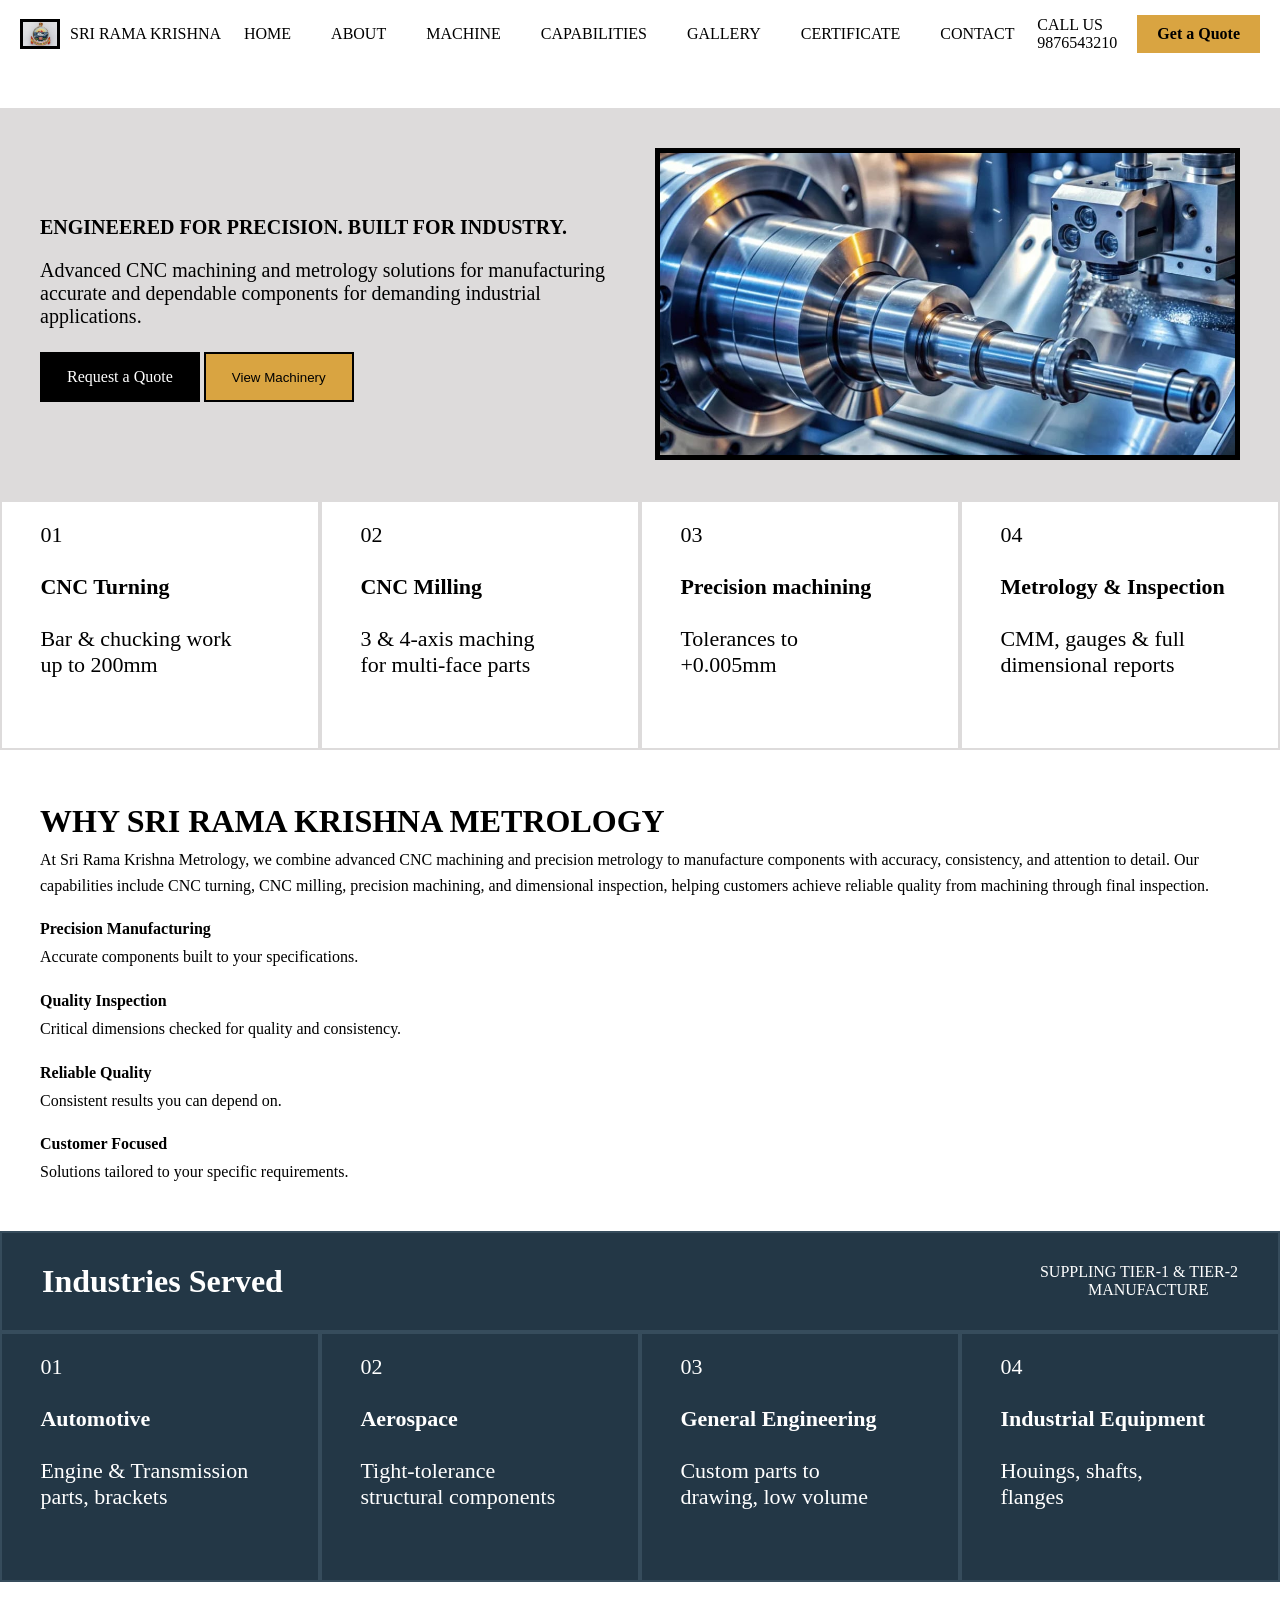
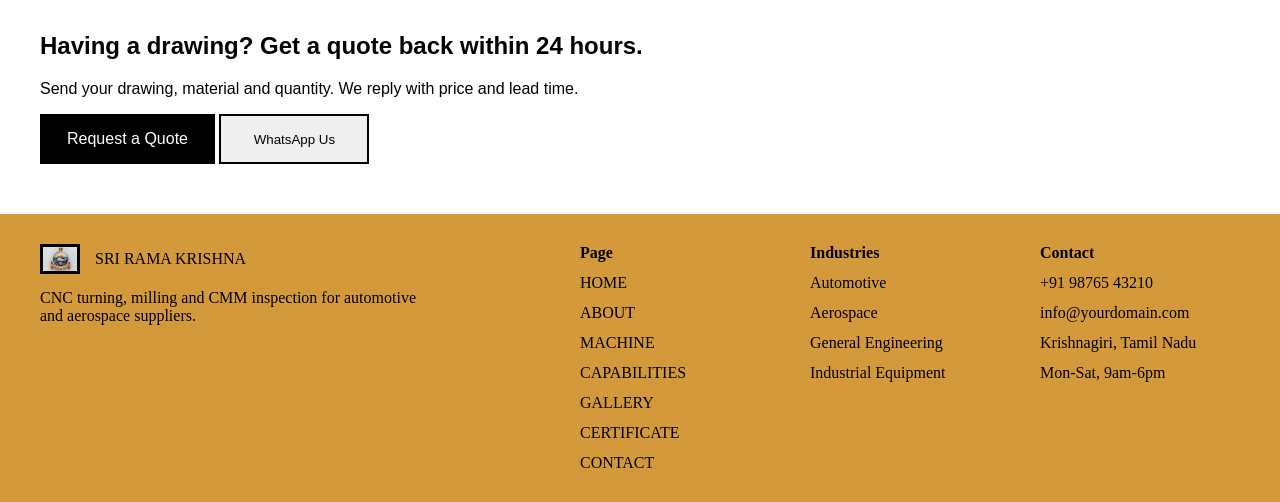
<file: index.html>
<!DOCTYPE html>
<html lang="en">
<head>
    <meta charset="UTF-8">
    <meta name="viewport" content="width=device-width, initial-scale=1.0">
    <title>Shre Rama Krishna Metrology</title>
    <link rel="stylesheet" href="/Assest/css file/index.css">
</head>
<body>
    <header>
    <div class="header-left">
        <img class="logo" src="/Assest/image/Co.logo.jpeg" alt="logo">
        <p class="logoname">SRI RAMA KRISHNA</p>
    </div>

    <div class="nav-bar">
            <a href="/index.html">HOME</a>
            <a href="/about.html">ABOUT</a>
            <a href="/machinery.html">MACHINE</a>
            <a href="/capabilites.html">CAPABILITIES</a>
            <a href="/gallery.html">GALLERY</a>
            <a href="/certificate.html">CERTIFICATE</a>
            <a href="/contact.html">CONTACT</a>
    </div>

    <div class="header-right">
        <p class="phonecall">CALL US<br> 9876543210</p>
        <a href="/contact.html">Get a Quote</a>
    </div>
</header>
    <div class="bigmach">
        <div class="imginf">
            <p class="mainpr">
                <b>ENGINEERED FOR PRECISION. BUILT FOR INDUSTRY.</b>
            </p>

            <p class="lilinfor">
                Advanced CNC machining and metrology solutions for manufacturing
                accurate and dependable components for demanding industrial applications.
            </p>
            <a href="/contact.html">Request a Quote</a>
            <button class="inquery-2">View Machinery</button>
        </div>
        <img src="/Assest/image/bigimage.jpeg" alt="" class="bigimg">
    </div>
<!-- new section('section part') -->
    <div class="section">
        <div class="section1">
            <p class="sect-1">
                01<br><br>
                <b>CNC Turning</b><br><br>
                Bar & chucking work<br> up to 200mm
            </p>
        </div>
        <div class="section2">
            <p class="sect-2">
                02<br><br>
                <b>CNC Milling</b><br><br>
                3 & 4-axis maching<br> for multi-face parts
            </p>
        </div>
        <div class="section3">
            <p class="sect-3">
                03<br><br>
                <b>Precision machining</b><br><br>
                Tolerances to<br> +0.005mm
            </p>
        </div>
        <div class="section4">
            <p class="sect-4">
                04<br><br>
                <b>Metrology & Inspection</b><br><br>
                CMM, gauges & full<br> dimensional reports
            </p>
        </div>
    </div>
<!-- new section (infor-section) -->
    <div class="inforsect">
        <p>
            <h1 class="infor">WHY SRI RAMA KRISHNA METROLOGY</h1>
                At Sri Rama Krishna Metrology, we combine advanced CNC machining and 
                precision metrology to manufacture components with accuracy, consistency, 
                and attention to detail. Our capabilities include CNC turning, CNC milling, 
                precision machining, and dimensional inspection, helping customers achieve 
                reliable quality from machining through final inspection.
            <h4 class="infor">Precision Manufacturing</h4>
                Accurate components built to your specifications.
            <h4 class="infor">Quality Inspection</h4>
                Critical dimensions checked for quality and consistency.
            <h4 class="infor">Reliable Quality</h4>
                Consistent results you can depend on.
            <h4 class="infor">Customer Focused</h4>
                Solutions tailored to your specific requirements.   
        </p>
    </div>

    <!-- new section (serving) -->
    <div class="serving">
        <div class="ser-head">
            <h1 class="ser-tittle">Industries Served</h1>
            <p class="ser-comp">SUPPLING TIER-1 & TIER-2 <br>&emsp;&emsp;&emsp;MANUFACTURE</p>
        </div>
        <div class="ser-section">
            <div class="ser1">
            <p class="ser-1">
                01<br><br>
                <b>Automotive</b><br><br>
                Engine & Transmission<br> parts, brackets
            </p>
        </div>
        <div class="ser2">
            <p class="ser-2">
                02<br><br>
                <b>Aerospace</b><br><br>
                Tight-tolerance<br> structural components
            </p>
        </div>
        <div class="ser3">
            <p class="ser-3">
                03<br><br>
                <b>General Engineering</b><br><br>
                Custom parts to<br> drawing, low volume
            </p>
        </div>
        <div class="ser4">
            <p class="ser-4">
                04<br><br>
                <b>Industrial Equipment</b><br><br>
                Houings, shafts,<br> flanges
            </p>
        </div>
        </div>
    </div>
    <!-- new section(request) -->
    <div class="request">
        <h2>Having a drawing? Get a quote back within 24 hours.</h2>
        <p>
            Send your drawing, material and quantity. We reply with price and lead time.
        </p>
        <a href="/contact.html">Request a Quote</a>
        <button class="whtbtn">WhatsApp Us</button>
    </div>
    <!-- new section (Footer) -->
    <footer>
    <div class="footer-left">
        <div class="footer-brand">
            <img class="footer-logo" src="/Assest/image/Co.logo.jpeg" alt="logo">
            <p class="foot-name">SRI RAMA KRISHNA</p>
        </div>
        <p class="foot-exp">CNC turning, milling and CMM inspection for automotive and aerospace suppliers.</p>
    </div>

    <div class="page">
        <h4>Page</h4>
        <a href="/index.html">HOME</a>
        <a href="/about.html">ABOUT</a>
        <a href="/machinery.html">MACHINE</a>
        <a href="/capabilites.html">CAPABILITIES</a>
        <a href="/gallery.html">GALLERY</a>
        <a href="/certificate.html">CERTIFICATE</a>
        <a href="/contact.html">CONTACT</a>
    </div>

    <div class="industries">
        <h4>Industries</h4>
        <p>Automotive</p>
        <p>Aerospace</p>
        <p>General Engineering</p>
        <p>Industrial Equipment</p>
    </div>

    <div class="contact">
        <h4>Contact</h4>
        <p>+91 98765 43210</p>
        <p>info@yourdomain.com</p>
        <p>Krishnagiri, Tamil Nadu</p>
        <p>Mon-Sat, 9am-6pm</p>
    </div>
</footer>
</body>
</html>
</file>
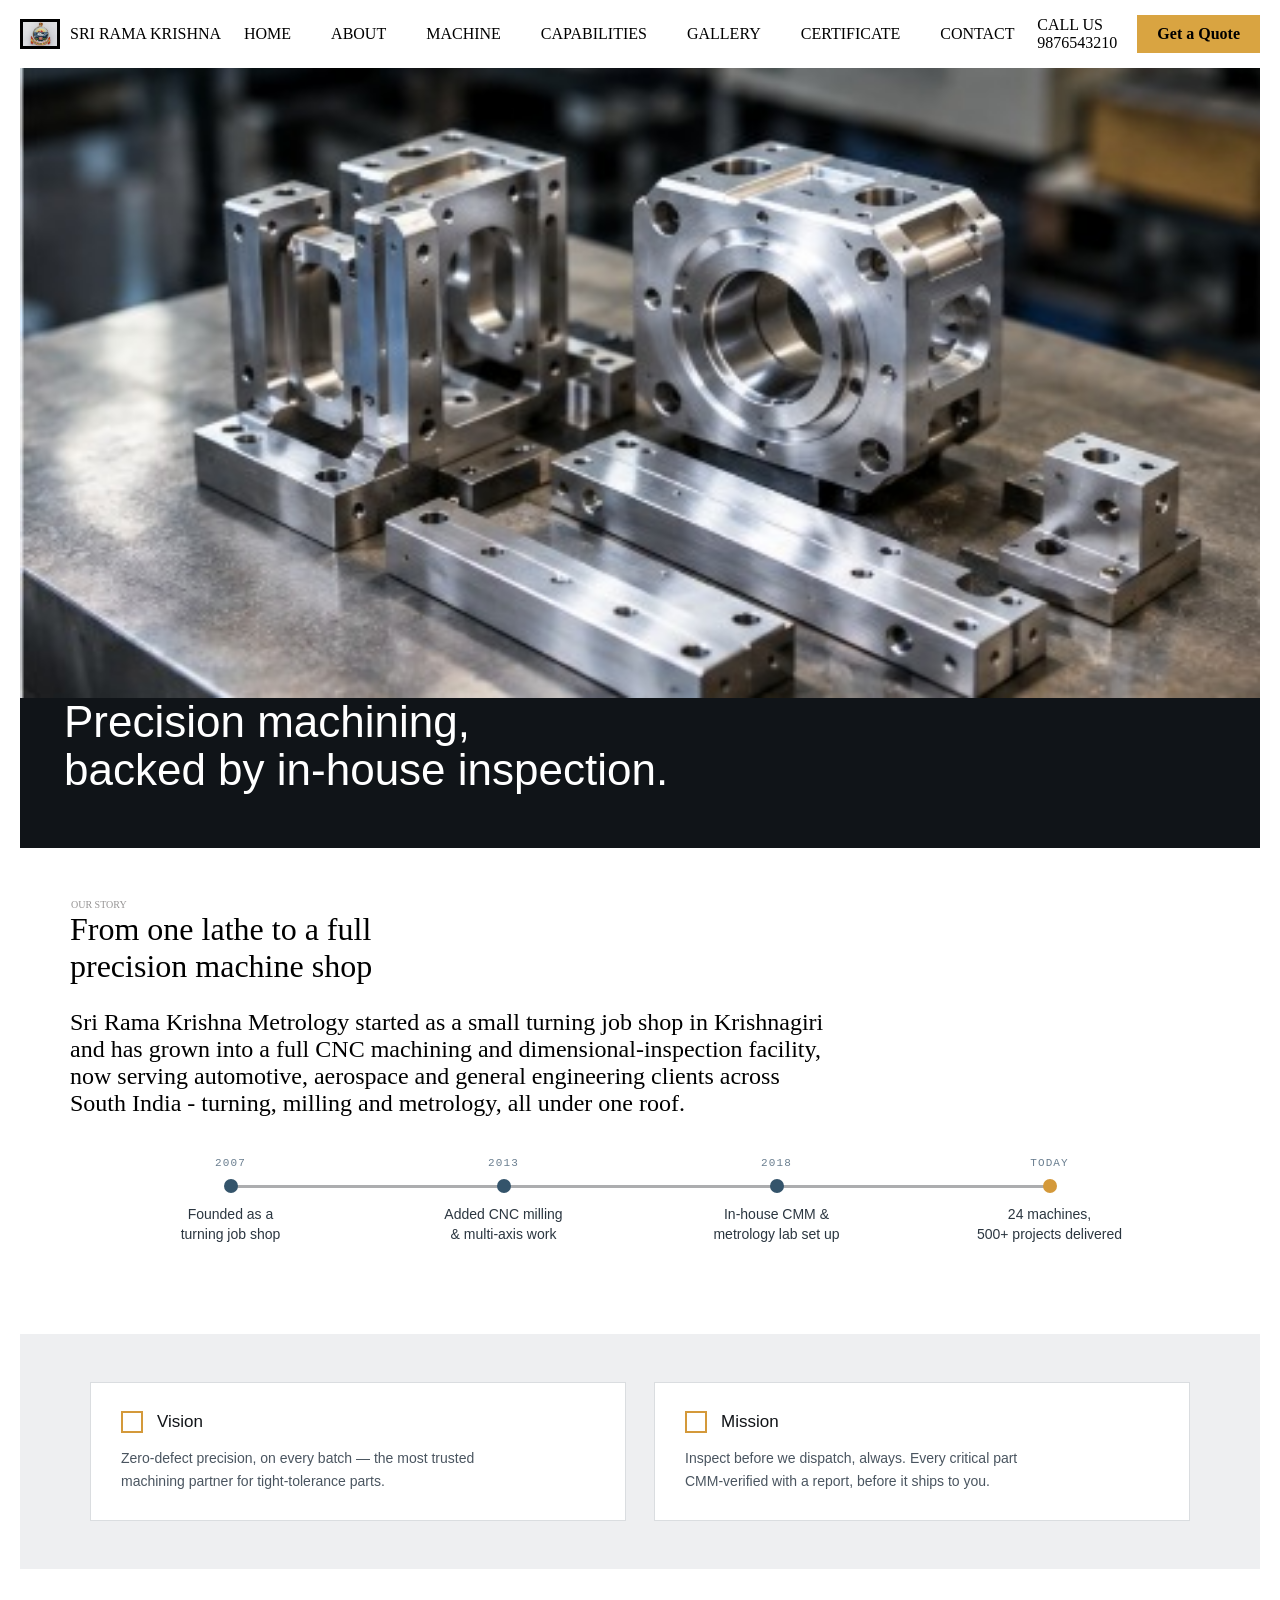
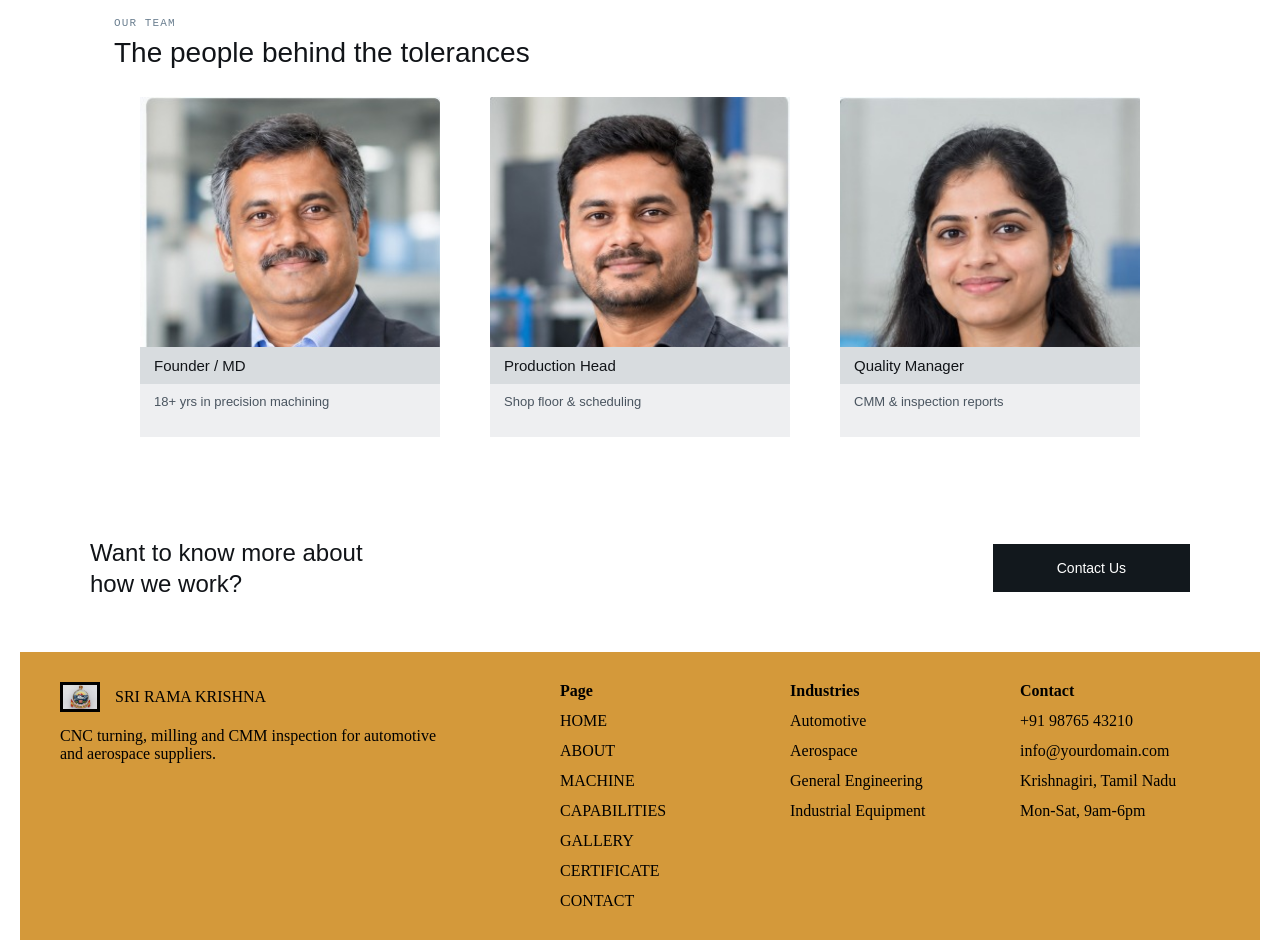
<file: about.html>
<!DOCTYPE html>
<html lang="en">
<head>
    <meta charset="UTF-8">
    <meta name="viewport" content="width=device-width, initial-scale=1.0">
    <title>Shre Rama Krishna Metrology</title>
    <link rel="stylesheet" href="/Assest/css file/about.css">
</head>
<body>
    <header>
        <div class="header-left">
            <img class="logo" src="/Assest/image/Co.logo.jpeg" alt="logo">
            <p class="logoname">SRI RAMA KRISHNA</p>
        </div>

        <div class="nav-bar">
            <a href="/index.html">HOME</a>
            <a href="/about.html">ABOUT</a>
            <a href="/machinery.html">MACHINE</a>
            <a href="/capabilites.html">CAPABILITIES</a>
            <a href="/gallery.html">GALLERY</a>
            <a href="/certificate.html">CERTIFICATE</a>
            <a href="/contact.html">CONTACT</a>
        </div>

        <div class="header-right">
            <p class="phonecall">CALL US<br> 9876543210</p>
            <a href="/contact.html">Get a Quote</a>
        </div>
    </header>
    <div class="herosection">
        <img src="/Assest/image/machine.jpeg" alt="" class="heroimage">
        <h1 class="herotxt">Precision machining,<br>backed by in-house inspection.</h1>
    </div>
    <div class="story">
        <h6 class="storystart">
            OUR STORY
        </h6>
        <h1 class="storytittle">
            From one lathe to a full <br>precision machine shop
        </h1>
        <p class="storyexp">
            Sri Rama Krishna Metrology started as a small turning job shop in Krishnagiri<br>
            and has grown into a full CNC machining and dimensional-inspection facility,<br>
            now serving automotive, aerospace and general engineering clients across<br>
            South India - turning, milling and metrology, all under one roof.<br>
        </p>
        <div class="storyline">
            <div class="timeline">
                <div class="tl-item">
                    <span class="tl-year">2007</span>
                    <span class="tl-dot"></span>
                    <p class="tl-text">Founded as a<br>turning job shop</p>
                </div>

                <div class="tl-item">
                    <span class="tl-year">2013</span>
                    <span class="tl-dot"></span>
                    <p class="tl-text">Added CNC milling<br>&amp; multi-axis work</p>
                </div>

                <div class="tl-item">
                    <span class="tl-year">2018</span>
                    <span class="tl-dot"></span>
                    <p class="tl-text">In-house CMM &amp;<br>metrology lab set up</p>
                </div>

                <div class="tl-item tl-today">
                    <span class="tl-year">TODAY</span>
                    <span class="tl-dot"></span>
                    <p class="tl-text">24 machines,<br>500+ projects delivered</p>
                </div>
            </div>
        </div>
    </div>
    <div class="vm-wrap">
        <div class="vm-grid">
            <div class="vm-card">
                <div class="vm-head">
                    <span class="vm-icon"></span>
                    <h3>Vision</h3>
                </div>
                <p>Zero-defect precision, on every batch — the most trusted machining partner for tight-tolerance parts.</p>
            </div>
            <div class="vm-card">
                <div class="vm-head">
                    <span class="vm-icon"></span>
                    <h3>Mission</h3>
                </div>
                <p>Inspect before we dispatch, always. Every critical part CMM-verified with a report, before it ships to you.</p>
            </div>
        </div>
    </div>

    <!-- team -->

    <div class="team-wrap">
        <p class="team-eyebrow">OUR TEAM</p>
        <h2 class="team-title">The people behind the tolerances</h2>
        <div class="team-grid">
            <div class="team-card">
                <img class="team-photo" src="/Assest/image/CEO.jpeg" alt="Founder / MD">
                <div class="team-role">Founder / MD</div>
                <div class="team-info">18+ yrs in precision machining</div>
            </div>
            <div class="team-card">
                <img class="team-photo" src="/Assest/image/Product Manager.jpeg" alt="Production Head">
                <div class="team-role">Production Head</div>
                <div class="team-info">Shop floor &amp; scheduling</div>
            </div>
            <div class="team-card">
                <img class="team-photo" src="/Assest/image/Quality Manager.jpeg" alt="Quality Manager">
                <div class="team-role">Quality Manager</div>
                <div class="team-info">CMM &amp; inspection reports</div>
            </div>
        </div>
    </div>
<!-- Contant -->
    <div class="cta">
        <div class="cta-inner">
            <h2 class="cta-title">Want to know more about<br>how we work?</h2>
            <a class="cta-btn" href="/contact.html">Contact Us</a>
        </div>
    </div>
<!-- Footer -->
    <footer>
        <div class="footer-left">
            <div class="footer-brand">
                <img class="footer-logo" src="/Assest/image/Co.logo.jpeg" alt="logo">
                <p class="foot-name">SRI RAMA KRISHNA</p>
            </div>
            <p class="foot-exp">CNC turning, milling and CMM inspection for automotive and aerospace suppliers.</p>
        </div>

        <div class="page">
            <h4>Page</h4>
            <a href="/index.html">HOME</a>
            <a href="/about.html">ABOUT</a>
            <a href="/machinery.html">MACHINE</a>
            <a href="/capabilites.html">CAPABILITIES</a>
            <a href="/gallery.html">GALLERY</a>
            <a href="/certificate.html">CERTIFICATE</a>
            <a href="/contact.html">CONTACT</a>
        </div>

        <div class="industries">
            <h4>Industries</h4>
            <p>Automotive</p>
            <p>Aerospace</p>
            <p>General Engineering</p>
            <p>Industrial Equipment</p>
        </div>

        <div class="contact">
            <h4>Contact</h4>
            <p>+91 98765 43210</p>
            <p>info@yourdomain.com</p>
            <p>Krishnagiri, Tamil Nadu</p>
            <p>Mon-Sat, 9am-6pm</p>
        </div>
    </footer>
</body>
</html>
</file>
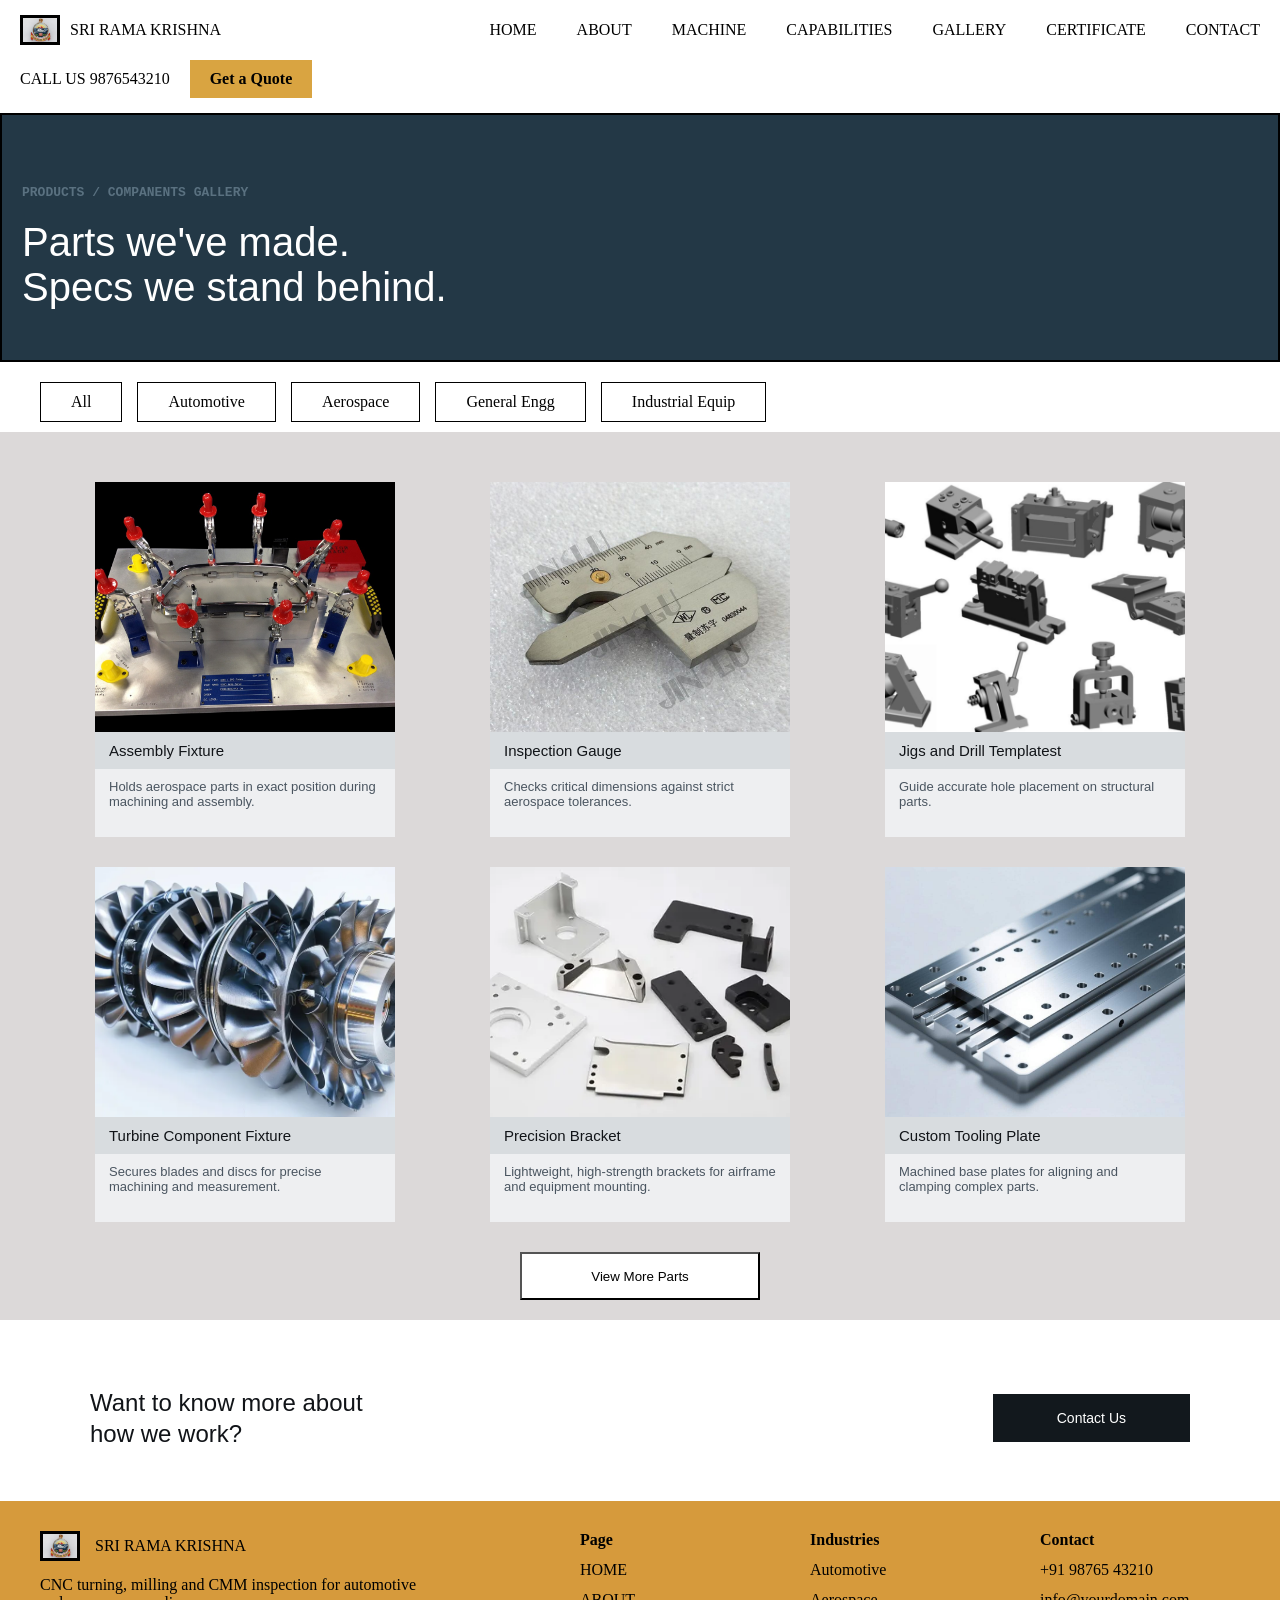
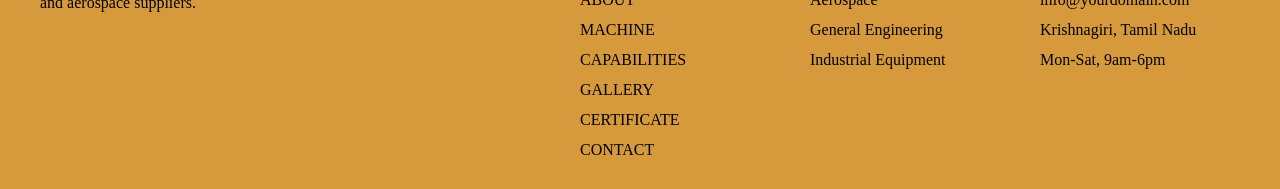
<file: Aerospace.html>
<!DOCTYPE html>
<html lang="en">
<head>
    <meta charset="UTF-8">
    <meta name="viewport" content="width=device-width, initial-scale=1.0">
    <title>Shre Rama Krishna Metrology</title>
    <link rel="stylesheet" href="/Assest/css file/gallery.css">
</head>
<body>
    <header>
        <div class="header-left">
            <img class="logo" src="/Assest/image/Co.logo.jpeg" alt="logo">
            <p class="logoname">SRI RAMA KRISHNA</p>
        </div>

        <div class="nav-bar">
            <a href="/index.html">HOME</a>
            <a href="/about.html">ABOUT</a>
            <a href="/machinery.html">MACHINE</a>
            <a href="/capabilites.html">CAPABILITIES</a>
            <a href="/gallery.html">GALLERY</a>
            <a href="/certificate.html">CERTIFICATE</a>
            <a href="/contact.html">CONTACT</a>
        </div>

        <div class="header-right">
            <p class="phonecall">CALL US 9876543210</p>
            <a href="/contact.html">Get a Quote</a>
        </div>
    </header>

    <div class="topdiv">
        <h6 class="sc">PRODUCTS / COMPANENTS GALLERY</h6>
        <h1 class="par">
            Parts we've made. <br>Specs we stand behind.
        </h1>
    </div>

    <div class="navpath">
        <a href="/gallery.html">All</a>
        <a href="/Automotive.html">Automotive</a>
        <a href="/Aerospace.html">Aerospace</a>
        <a href="/General.html">General Engg</a>
        <a href="/Industrial.html">Industrial Equip</a>
    </div>

    <div class="cardphoto">
        <div class="cardsphoto1">
            <div class="shaftComp">
                <img class="team-photo" src="/Assest/image/AssemblyFixture.png" alt="Founder / MD">
                <div class="team-role">Assembly Fixture</div>
                <div class="team-info">Holds aerospace parts in exact position during machining and assembly.</div>
            </div>
            <div class="Flange">
                <img class="team-photo" src="/Assest/image/InspectionGauge.jpg" alt="Founder / MD">
                <div class="team-role">Inspection Gauge</div>
                <div class="team-info">Checks critical dimensions against strict aerospace tolerances.</div>
            </div>
            <div class="Housingbracket">
                <img class="team-photo" src="/Assest/image/JigsDrillTemplates.webp" alt="Founder / MD">
                <div class="team-role">Jigs and Drill Templatest</div>
                <div class="team-info">Guide accurate hole placement on structural parts.</div>
            </div>
        </div>
            <div class="cardsphoto2">
                <div class="bushing">
                <img class="team-photo" src="/Assest/image/Turbine Component Fixture.webp" alt="Founder / MD">
                <div class="team-role">Turbine Component Fixture</div>
                <div class="team-info">Secures blades and discs for precise machining and measurement.</div>
            </div>
            <div class="structuralfitting">
                <img class="team-photo" src="/Assest/image/Precision Bracket.webp" alt="Founder / MD">
                <div class="team-role">Precision Bracket</div>
                <div class="team-info">Lightweight, high-strength brackets for airframe and equipment mounting.</div>
            </div>
            <div class="customfixture">
                <img class="team-photo" src="/Assest/image/Custom Tooling Plate.jpg" alt="Founder / MD">
                <div class="team-role">Custom Tooling Plate</div>
                <div class="team-info">Machined base plates for aligning and clamping complex parts.</div>
            </div>
        </div>
        <div class="view">
            <button> View More Parts</button>
        </div>
    </div>
    <!-- Contant -->
    <div class="cta">
        <div class="cta-inner">
            <h2 class="cta-title">Want to know more about<br>how we work?</h2>
            <a class="cta-btn" href="/contact.html">Contact Us</a>
        </div>
    </div>
<!-- Footer -->
    <footer>
    <div class="footer-left">
        <div class="footer-brand">
            <img class="footer-logo" src="/Assest/image/Co.logo.jpeg" alt="logo">
            <p class="foot-name">SRI RAMA KRISHNA</p>
        </div>
        <p class="foot-exp">CNC turning, milling and CMM inspection for automotive and aerospace suppliers.</p>
    </div>

    <div class="page">
        <h4>Page</h4>
            <a href="/index.html">HOME</a>
            <a href="/about.html">ABOUT</a>
            <a href="/machinery.html">MACHINE</a>
            <a href="/capabilites.html">CAPABILITIES</a>
            <a href="/gallery.html">GALLERY</a>
            <a href="/certificate.html">CERTIFICATE</a>
            <a href="/contact.html">CONTACT</a>
    </div>

    <div class="industries">
        <h4>Industries</h4>
        <p>Automotive</p>
        <p>Aerospace</p>
        <p>General Engineering</p>
        <p>Industrial Equipment</p>
    </div>

    <div class="contact">
        <h4>Contact</h4>
        <p>+91 98765 43210</p>
        <p>info@yourdomain.com</p>
        <p>Krishnagiri, Tamil Nadu</p>
        <p>Mon-Sat, 9am-6pm</p>
    </div>
</footer>
</body>
</html>
</file>
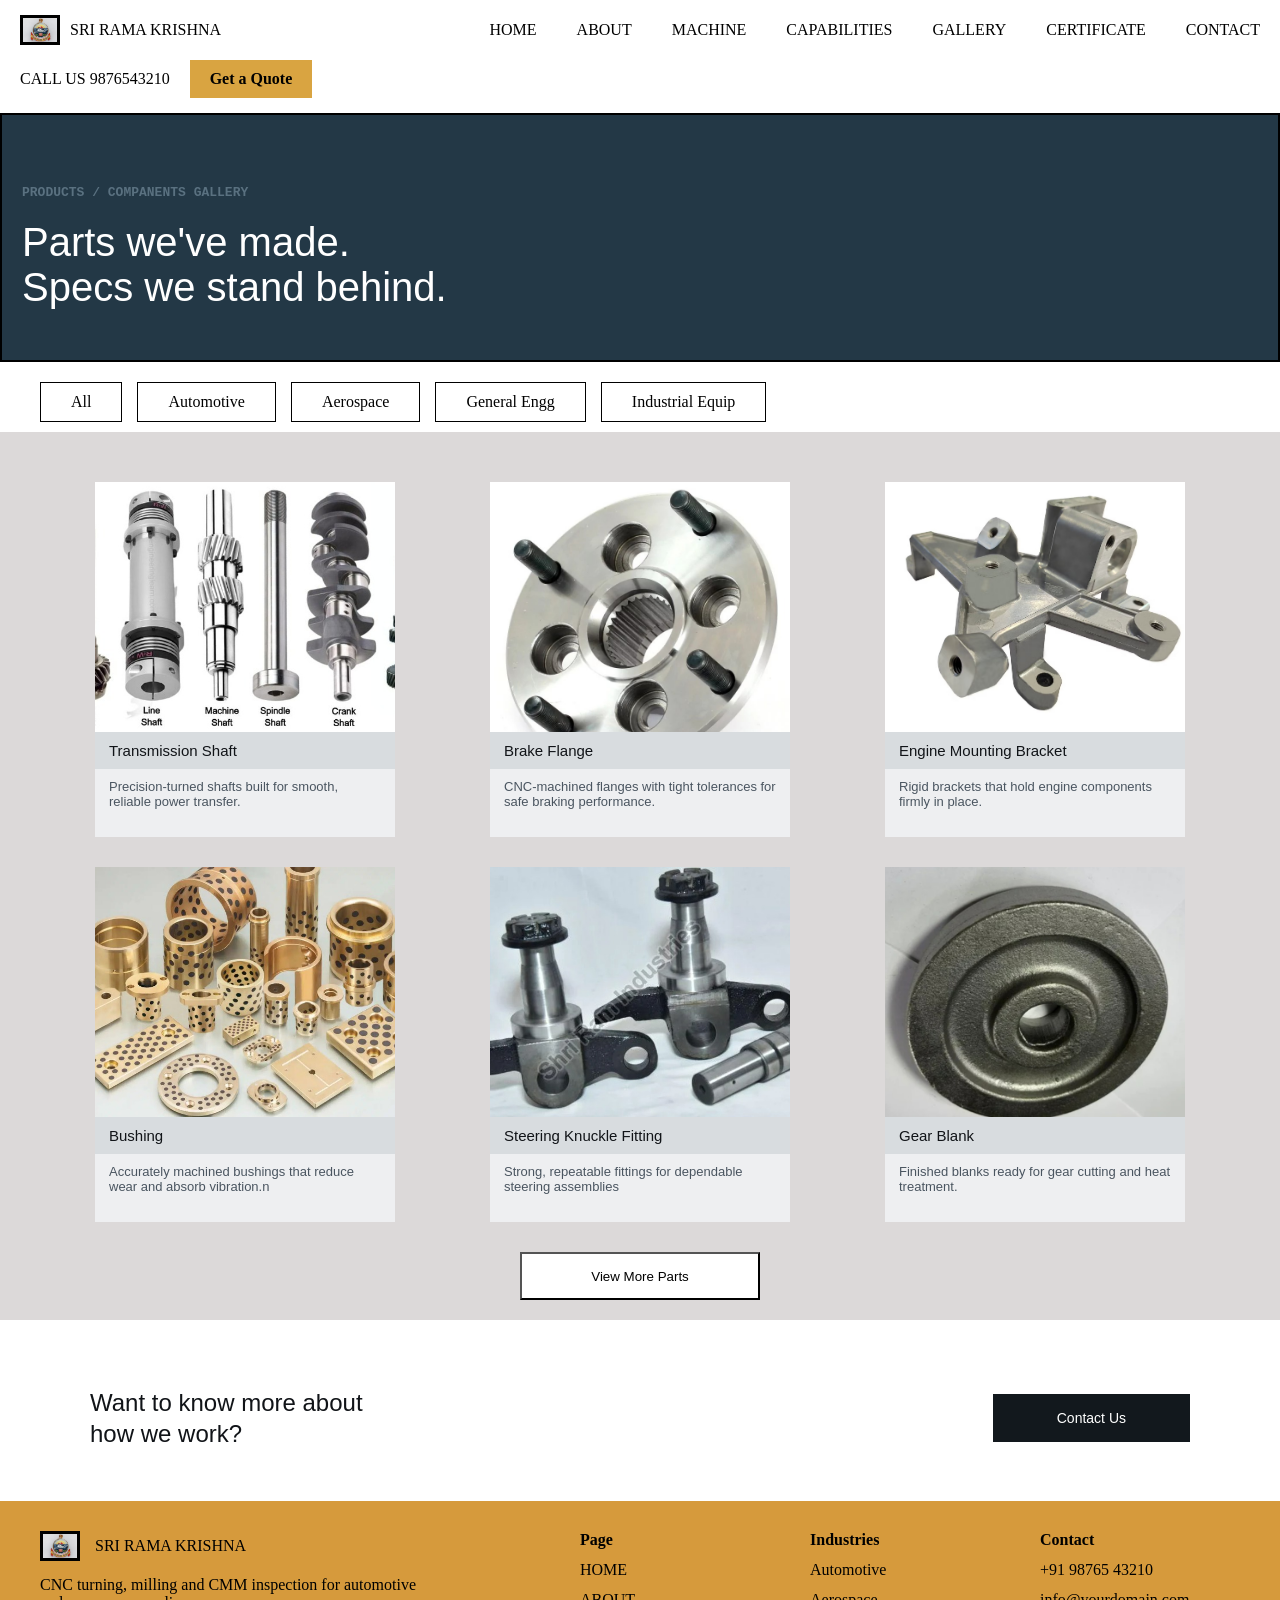
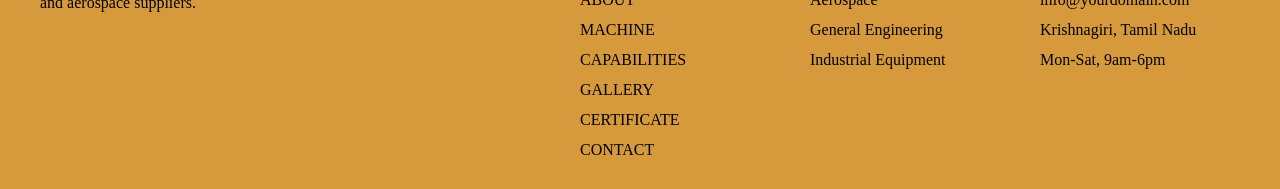
<file: Automotive.html>
<!DOCTYPE html>
<html lang="en">
<head>
    <meta charset="UTF-8">
    <meta name="viewport" content="width=device-width, initial-scale=1.0">
    <title>Shre Rama Krishna Metrology</title>
    <link rel="stylesheet" href="/Assest/css file/gallery.css">
</head>
<body>
    <header>
        <div class="header-left">
            <img class="logo" src="/Assest/image/Co.logo.jpeg" alt="logo">
            <p class="logoname">SRI RAMA KRISHNA</p>
        </div>

        <div class="nav-bar">
            <a href="/index.html">HOME</a>
            <a href="/about.html">ABOUT</a>
            <a href="/machinery.html">MACHINE</a>
            <a href="/capabilites.html">CAPABILITIES</a>
            <a href="/gallery.html">GALLERY</a>
            <a href="/certificate.html">CERTIFICATE</a>
            <a href="/contact.html">CONTACT</a>
        </div>

        <div class="header-right">
            <p class="phonecall">CALL US 9876543210</p>
            <a href="/contact.html">Get a Quote</a>
        </div>
    </header>

    <div class="topdiv">
        <h6 class="sc">PRODUCTS / COMPANENTS GALLERY</h6>
        <h1 class="par">
            Parts we've made. <br>Specs we stand behind.
        </h1>
    </div>

    <div class="navpath">
        <a href="/gallery.html">All</a>
        <a href="/Automotive.html">Automotive</a>
        <a href="/Aerospace.html">Aerospace</a>
        <a href="/General.html">General Engg</a>
        <a href="/Industrial.html">Industrial Equip</a>
    </div>

    <div class="cardphoto">
        <div class="cardsphoto1">
            <div class="shaftComp">
                <img class="team-photo" src="/Assest/image/ShaftComponents.jpeg" alt="Founder / MD">
                <div class="team-role">Transmission Shaft</div>
                <div class="team-info">Precision-turned shafts built for smooth, reliable power transfer.</div>
            </div>
            <div class="Flange">
                <img class="team-photo" src="/Assest/image/Brake Flange.jpeg" alt="Founder / MD">
                <div class="team-role">Brake Flange</div>
                <div class="team-info">CNC-machined flanges with tight tolerances for safe braking performance.</div>
            </div>
            <div class="Housingbracket">
                <img class="team-photo" src="/Assest/image/Engine Mounting Bracket.jpeg" alt="Founder / MD">
                <div class="team-role">Engine Mounting Bracket</div>
                <div class="team-info">Rigid brackets that hold engine components firmly in place.</div>
            </div>
        </div>
            <div class="cardsphoto2">
                <div class="bushing">
                <img class="team-photo" src="/Assest/image/Bushing.jpeg" alt="Founder / MD">
                <div class="team-role">Bushing</div>
                <div class="team-info">Accurately machined bushings that reduce wear and absorb vibration.n</div>
            </div>
            <div class="structuralfitting">
                <img class="team-photo" src="/Assest/image/Steering Knuckle Fitting.jpeg" alt="Founder / MD">
                <div class="team-role">Steering Knuckle Fitting</div>
                <div class="team-info">Strong, repeatable fittings for dependable steering assemblies</div>
            </div>
            <div class="customfixture">
                <img class="team-photo" src="/Assest/image/Gear Blank.jpeg" alt="Founder / MD">
                <div class="team-role">Gear Blank</div>
                <div class="team-info">Finished blanks ready for gear cutting and heat treatment.</div>
            </div>
        </div>
        <div class="view">
            <button> View More Parts</button>
        </div>
    </div>
    <!-- Contant -->
    <div class="cta">
        <div class="cta-inner">
            <h2 class="cta-title">Want to know more about<br>how we work?</h2>
            <a class="cta-btn" href="/contact.html">Contact Us</a>
        </div>
    </div>
<!-- Footer -->
    <footer>
    <div class="footer-left">
        <div class="footer-brand">
            <img class="footer-logo" src="/Assest/image/Co.logo.jpeg" alt="logo">
            <p class="foot-name">SRI RAMA KRISHNA</p>
        </div>
        <p class="foot-exp">CNC turning, milling and CMM inspection for automotive and aerospace suppliers.</p>
    </div>

    <div class="page">
        <h4>Page</h4>
            <a href="/index.html">HOME</a>
            <a href="/about.html">ABOUT</a>
            <a href="/machinery.html">MACHINE</a>
            <a href="/capabilites.html">CAPABILITIES</a>
            <a href="/gallery.html">GALLERY</a>
            <a href="/certificate.html">CERTIFICATE</a>
            <a href="/contact.html">CONTACT</a>
    </div>

    <div class="industries">
        <h4>Industries</h4>
        <p>Automotive</p>
        <p>Aerospace</p>
        <p>General Engineering</p>
        <p>Industrial Equipment</p>
    </div>

    <div class="contact">
        <h4>Contact</h4>
        <p>+91 98765 43210</p>
        <p>info@yourdomain.com</p>
        <p>Krishnagiri, Tamil Nadu</p>
        <p>Mon-Sat, 9am-6pm</p>
    </div>
</footer>
</body>
</html>
</file>
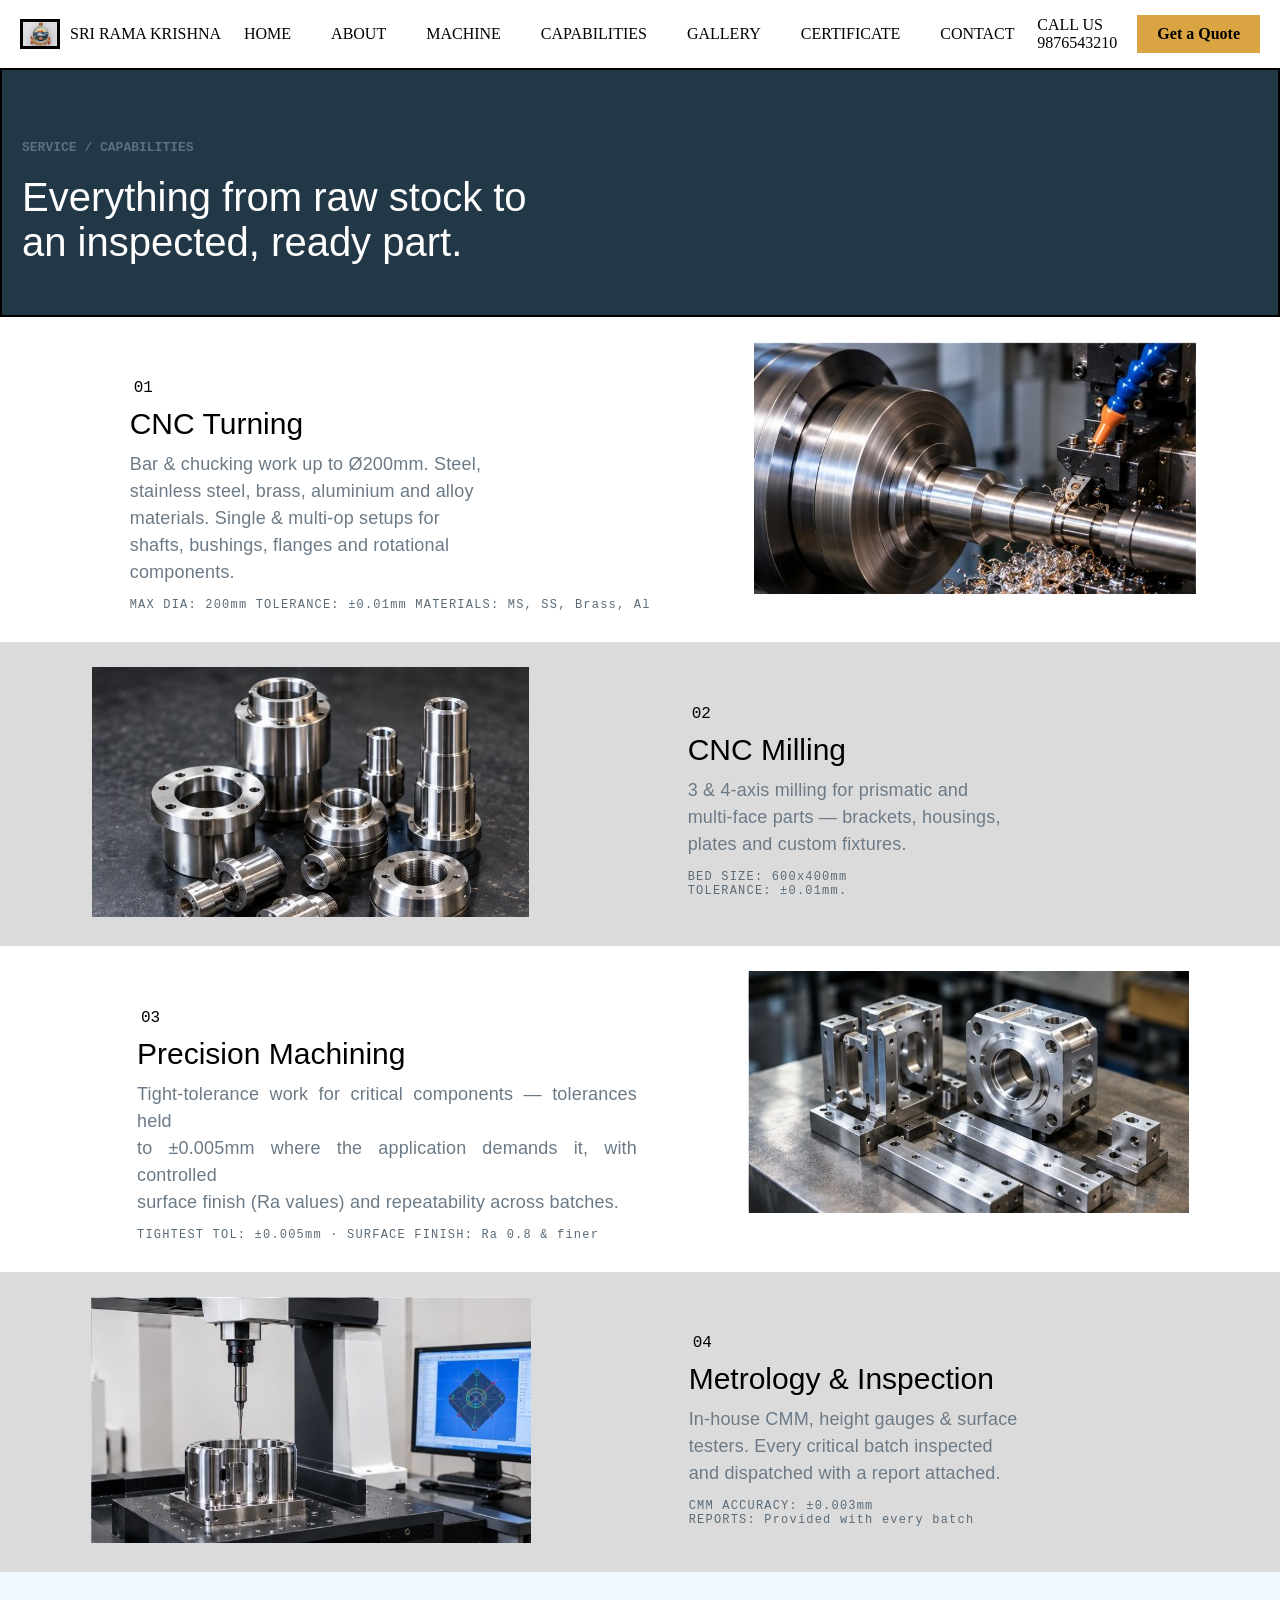
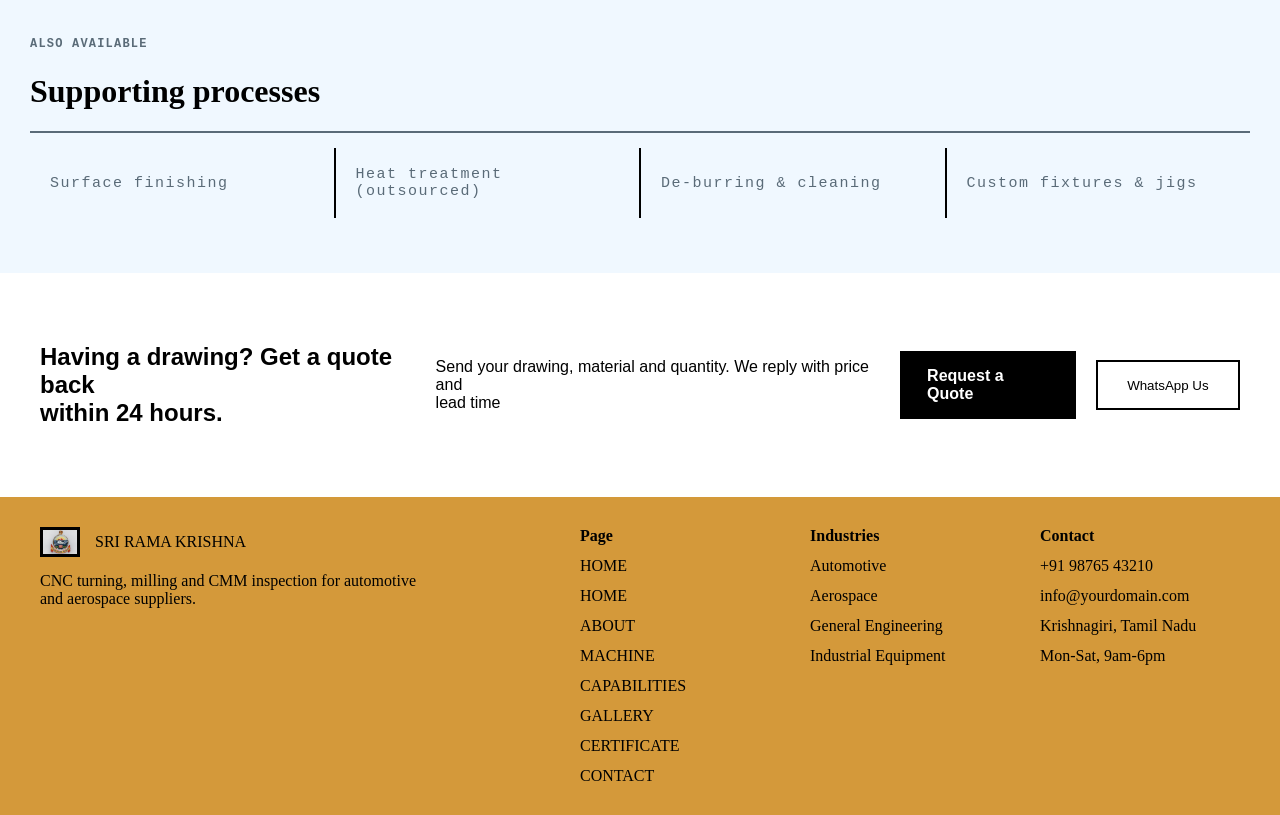
<file: capabilites.html>
<!DOCTYPE html>
<html lang="en">
<head>
    <meta charset="UTF-8">
    <meta name="viewport" content="width=device-width, initial-scale=1.0">
    <title>Shre Rama Krishna Metrology</title>
    <link rel="stylesheet" href="Assest/css file/capabilites.css">
</head>
<body>
    <header>
    <div class="header-left">
        <img class="logo" src="/Assest/image/Co.logo.jpeg" alt="logo">
        <p class="logoname">SRI RAMA KRISHNA</p>
    </div>

    <div class="nav-bar">
        <a href="/index.html">HOME</a>
        <a href="/about.html">ABOUT</a>
        <a href="/machinery.html">MACHINE</a>
        <a href="/capabilites.html">CAPABILITIES</a>
        <a href="/gallery.html">GALLERY</a>
        <a href="/certificate.html">CERTIFICATE</a>
        <a href="/contact.html">CONTACT</a>
    </div>

    <div class="header-right">
        <p class="phonecall">CALL US <br>9876543210</p>
        <a href="/contact.html">Get a Quote</a>
    </div>
</header>
    <div class="topdiv">
        <h6 class="sc">SERVICE / CAPABILITIES</h6>
        <h1 class="par">
            Everything from raw stock to <br>an inspected, ready part.
        </h1>
    </div>
    <div class="machine">
        <div class="m1">
            <div class="m11">
                <h6 class="num1">01</h6>
                <h2 class="name1">CNC Turning</h2>
                <p class="infor1">
                    Bar & chucking work up to Ø200mm. Steel,<br>
                    stainless steel, brass, aluminium and alloy<br>
                    materials. Single & multi-op setups for<br>
                    shafts, bushings, flanges and rotational<br>
                    components.
                </p>
                <p class="measurment1">
                    MAX DIA: 200mm TOLERANCE: ±0.01mm
                    MATERIALS: MS, SS, Brass, Al    
                </p>
            </div>
            <div class="m1-image">
                <img src="/Assest/image/Tuning.jpeg" alt="">
            </div>
        </div>
        <div class="m2">
            <div class="m21">
                <h6 class="num2">02</h6>
                <h2 class="name2">CNC Milling</h2>
                <p class="infor2">
                    3 & 4-axis milling for prismatic and<br>
                    multi-face parts — brackets, housings,<br>
                    plates and custom fixtures.<br>
                </p>
                <p class="measurment2">
                    BED SIZE: 600x400mm<br>
                    TOLERANCE: ±0.01mm.
                </p>
            </div>
            <div class="m2-image">
                <img src="/Assest/image/milling.jpeg" alt="">
            </div>
        </div>
        <div class="m3">
            <div class="m31">
                <h6 class="num3">03</h6>
                <h2 class="name3">Precision Machining</h2>
                <p class="infor3">
                    Tight-tolerance work for critical components — tolerances held<br>
                    to ±0.005mm where the application demands it, with controlled<br>
                    surface finish (Ra values) and repeatability across batches.
                </p>
                <p class="measurment3">
                    TIGHTEST TOL: ±0.005mm · SURFACE FINISH: Ra 0.8 & finer   
                </p>
            </div>
            <div class="m3-image">
                <img src="/Assest/image/machine.jpeg" alt="">
            </div>
        </div>
        <div class="m4">
            <div class="m41">
                <h6 class="num4">04</h6>
                <h2 class="name4">Metrology & Inspection</h2>
                <p class="infor4">
                    In-house CMM, height gauges & surface<br>
                    testers. Every critical batch inspected<br>
                    and dispatched with a report attached.
                </p>
                <p class="measurment4">
                    CMM ACCURACY: ±0.003mm<br>
                    REPORTS: Provided with every batch  
                </p>
            </div>
            <div class="m4-image">
                <img src="/Assest/image/CMM.jpeg" alt="">
            </div>
        </div>
    </div>

    <!-- support -->
    <div class="support">
        <div class="supportdiv">
            <h4>
                ALSO AVAILABLE
            </h4>
            <h1>
                Supporting processes
            </h1>
        </div>

        <div class="supportdiv2">
            <p class="surface">Surface finishing</p>
            <p class="outsource">Heat treatment (outsourced)</p>
            <p class="cleaning">De-burring & cleaning</p>
            <p class="custom">Custom fixtures & jigs</p>
        </div>
    </div>
    <!-- new section(request) -->
    <div class="request">
        <h2>Having a drawing? Get a quote back<br>within 24 hours.</h2>
        <p>Send your drawing, material and quantity. We reply with price and <br>lead time</p>
        <a href="/contact.html">Request a Quote</a>
        <button class="whtbtn">WhatsApp Us</button>
    </div>
    <!-- new section (Footer) -->
    <footer>
    <div class="footer-left">
        <div class="footer-brand">
            <img class="footer-logo" src="/Assest/image/Co.logo.jpeg" alt="logo">
            <p class="foot-name">SRI RAMA KRISHNA</p>
        </div>
        <p class="foot-exp">CNC turning, milling and CMM inspection for automotive and aerospace suppliers.</p>
    </div>

    <div class="page">
        <h4>Page</h4>
            <a href="project/index.html">HOME</a>
            <a href="/index.html">HOME</a>
            <a href="/about.html">ABOUT</a>
            <a href="/machinery.html">MACHINE</a>
            <a href="/capabilites.html">CAPABILITIES</a>
            <a href="/gallery.html">GALLERY</a>
            <a href="/certificate.html">CERTIFICATE</a>
            <a href="/contact.html">CONTACT</a>
    </div>

    <div class="industries">
        <h4>Industries</h4>
        <p>Automotive</p>
        <p>Aerospace</p>
        <p>General Engineering</p>
        <p>Industrial Equipment</p>
    </div>

    <div class="contact">
        <h4>Contact</h4>
        <p>+91 98765 43210</p>
        <p>info@yourdomain.com</p>
        <p>Krishnagiri, Tamil Nadu</p>
        <p>Mon-Sat, 9am-6pm</p>
    </div>
</footer>
</body>
</html>
</file>
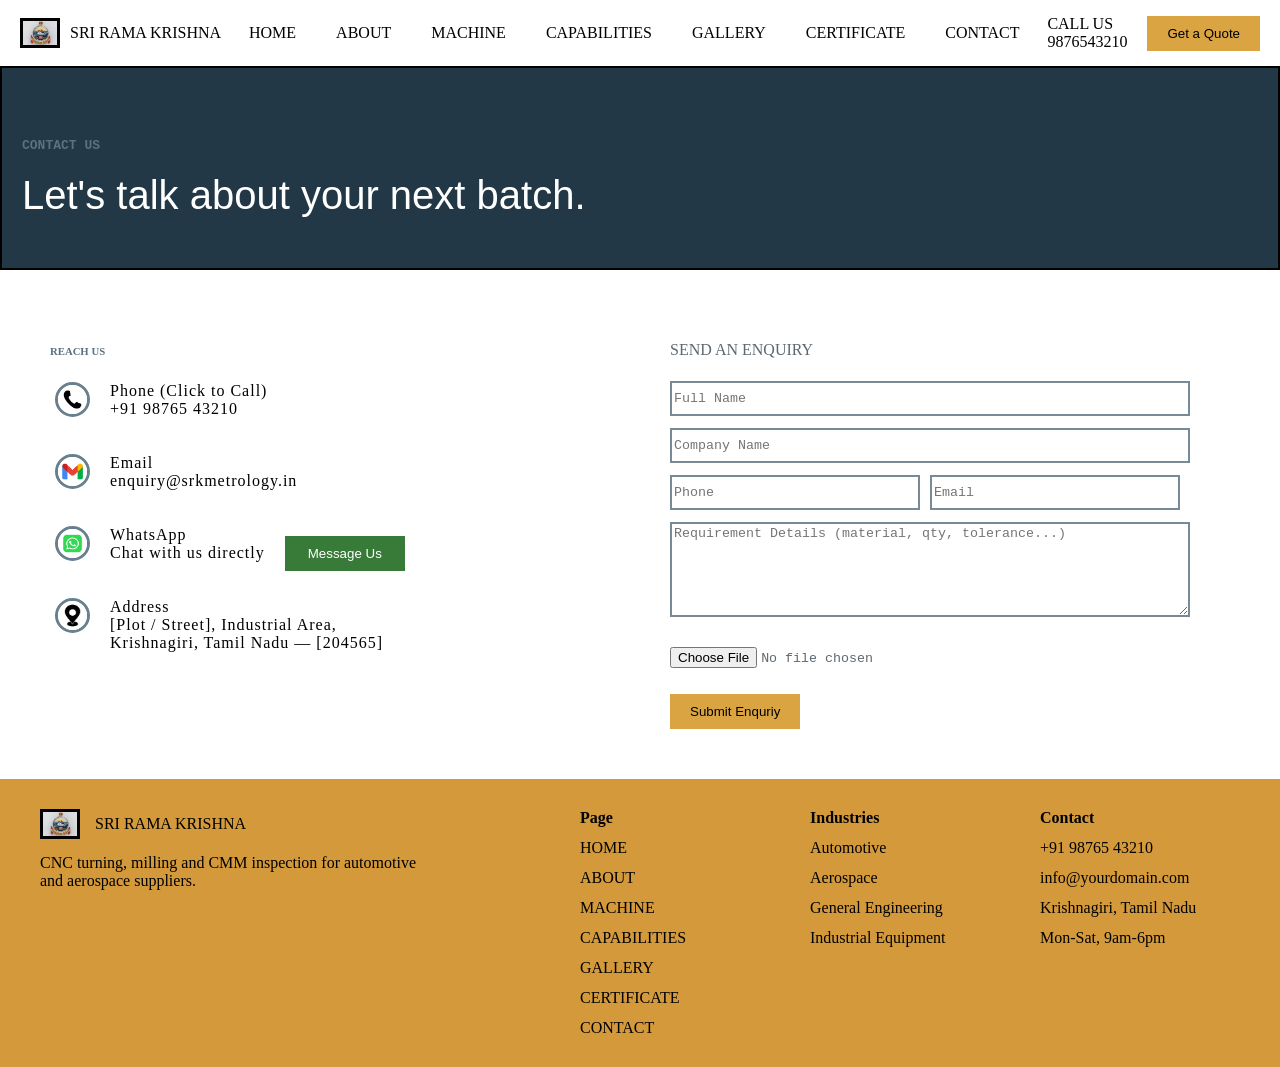
<file: contact.html>
<!DOCTYPE html>
<html lang="en">
<head>
    <meta charset="UTF-8">
    <meta name="viewport" content="width=device-width, initial-scale=1.0">
    <title>Document</title>
    <link rel="stylesheet" href="/Assest/css file/contant.css">
</head>
<body>
    <header>
        <div class="header-left">
            <img class="logo" src="/Assest/image/Co.logo.jpeg" alt="logo">
            <p class="logoname">SRI RAMA KRISHNA</p>
        </div>

        <div class="nav-bar">
            <a href="/index.html">HOME</a>
            <a href="/about.html">ABOUT</a>
            <a href="/machinery.html">MACHINE</a>
            <a href="/capabilites.html">CAPABILITIES</a>
            <a href="/gallery.html">GALLERY</a>
            <a href="/certificate.html">CERTIFICATE</a>
            <a href="/contact.html">CONTACT</a>
        </div>

        <div class="header-right">
            <p class="phonecall">CALL US <br>9876543210</p>
            <button class="quote">Get a Quote</button>
        </div>
    </header>

    <div class="topdiv">
        <h6 class="sc">CONTACT US</h6>
        <h1 class="par">
            Let's talk about your next batch.
        </h1>
    </div>
    <div class="contact2">
        <div class="contactdetails">
            <h6>REACH US</h6>
            <div class="phone">
                <img src="/Assest/image/picon.jpg" alt="" class="icon">
                <p>Phone (Click to Call) <br>+91 98765 43210</p>
            </div>
            <div class="mail">
                <img src="/Assest/image/micon.jpg" alt="" class="icon">
                <p>Email <br>enquiry@srkmetrology.in</p>
            </div>
            <div class="whatsapp">
                <img src="/Assest/image/wicon.jpg" alt="" class="icon">
                <p>WhatsApp <br>Chat with us directly</p>
                <button>Message Us</button>
            </div>
            <div class="address">
                <img src="/Assest/image/iicon.jpg" alt="" class="icon">
                <p>Address <br>[Plot / Street], Industrial Area, <br>Krishnagiri, Tamil Nadu — [204565]</p>
            </div>
        </div>
        <div class="Enquiry">
            <h4>SEND AN ENQUIRY</h4>
            <input type="text" placeholder="Full Name">
            <input type="text" placeholder="Company Name">
            <div>
                <input type="number" placeholder="Phone">
                <input type="email" placeholder="Email">
            </div>
            <textarea name="" id="" placeholder="Requirement Details (material, qty, tolerance...)"></textarea><br>
            <input type="file" placeholder="UPLOAD DRAWING (PDF / DWG)">
            <button>Submit Enquriy</button>
        </div>
    </div>
    <!-- Footer -->
    <footer>
        <div class="footer-left">
            <div class="footer-brand">
                <img class="footer-logo" src="/Assest/image/Co.logo.jpeg" alt="logo">
                <p class="foot-name">SRI RAMA KRISHNA</p>
            </div>
            <p class="foot-exp">CNC turning, milling and CMM inspection for automotive and aerospace suppliers.</p>
        </div>

        <div class="page">
            <h4>Page</h4>
                <a href="/index.html">HOME</a>
                <a href="/about.html">ABOUT</a>
                <a href="/machinery.html">MACHINE</a>
                <a href="/capabilites.html">CAPABILITIES</a>
                <a href="/gallery.html">GALLERY</a>
                <a href="/certificate.html">CERTIFICATE</a>
                <a href="/contact.html">CONTACT</a>
        </div>

        <div class="industries">
            <h4>Industries</h4>
            <p>Automotive</p>
            <p>Aerospace</p>
            <p>General Engineering</p>
            <p>Industrial Equipment</p>
        </div>

        <div class="contact">
            <h4>Contact</h4>
            <p>+91 98765 43210</p>
            <p>info@yourdomain.com</p>
            <p>Krishnagiri, Tamil Nadu</p>
            <p>Mon-Sat, 9am-6pm</p>
        </div>
    </footer>
</body>
</html>
</file>
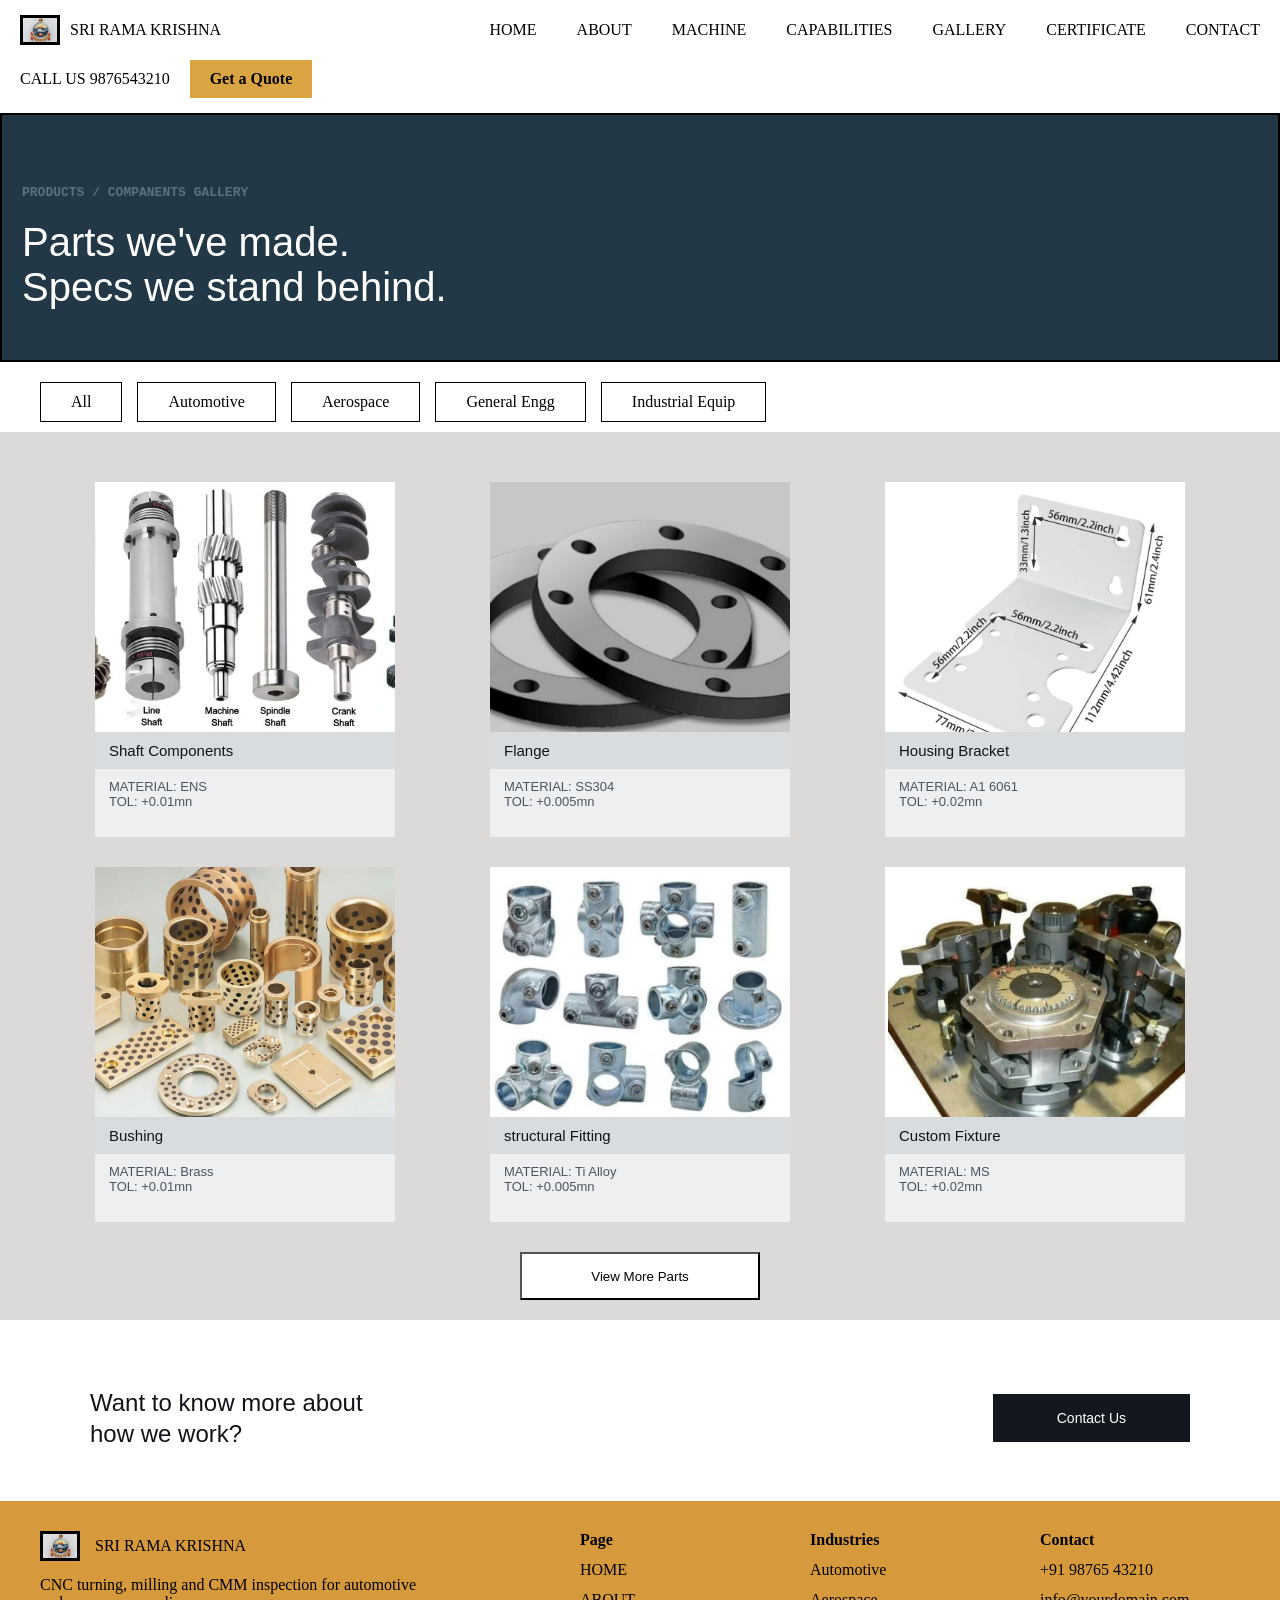
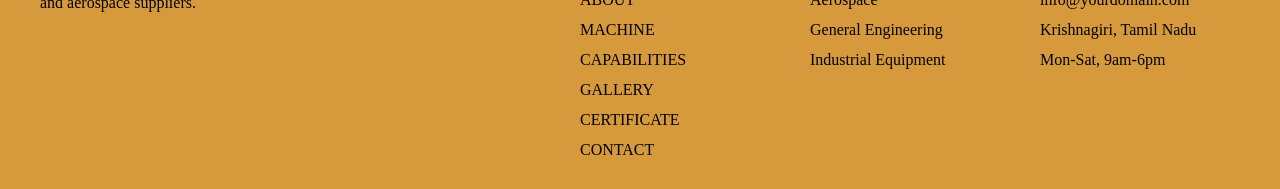
<file: gallery.html>
<!DOCTYPE html>
<html lang="en">
<head>
    <meta charset="UTF-8">
    <meta name="viewport" content="width=device-width, initial-scale=1.0">
    <title>Shre Rama Krishna Metrology</title>
    <link rel="stylesheet" href="/Assest/css file/gallery.css">
</head>
<body>
    <header>
        <div class="header-left">
            <img class="logo" src="/Assest/image/Co.logo.jpeg" alt="logo">
            <p class="logoname">SRI RAMA KRISHNA</p>
        </div>

        <div class="nav-bar">
            <a href="/index.html">HOME</a>
            <a href="/about.html">ABOUT</a>
            <a href="/machinery.html">MACHINE</a>
            <a href="/capabilites.html">CAPABILITIES</a>
            <a href="/gallery.html">GALLERY</a>
            <a href="/certificate.html">CERTIFICATE</a>
            <a href="/contact.html">CONTACT</a>
        </div>

        <div class="header-right">
            <p class="phonecall">CALL US 9876543210</p>
            <a href="/contact.html">Get a Quote</a>
        </div>
    </header>

    <div class="topdiv">
        <h6 class="sc">PRODUCTS / COMPANENTS GALLERY</h6>
        <h1 class="par">
            Parts we've made. <br>Specs we stand behind.
        </h1>
    </div>

    <div class="navpath">
        <a href="/gallery.html">All</a>
        <a href="/Automotive.html">Automotive</a>
        <a href="/Aerospace.html">Aerospace</a>
        <a href="/General.html">General Engg</a>
        <a href="/Industrial.html">Industrial Equip</a>
    </div>

    <div class="cardphoto">
        <div class="cardsphoto1">
            <div class="shaftComp">
                <img class="team-photo" src="/Assest/image/ShaftComponents.jpeg" alt="Founder / MD">
                <div class="team-role">Shaft Components</div>
                <div class="team-info">MATERIAL: ENS<br> TOL: +0.01mn</div>
            </div>
            <div class="Flange">
                <img class="team-photo" src="/Assest/image/flange.jpeg" alt="Founder / MD">
                <div class="team-role">Flange</div>
                <div class="team-info">MATERIAL: SS304<br> TOL: +0.005mn</div>
            </div>
            <div class="Housingbracket">
                <img class="team-photo" src="/Assest/image/HousingBracket.jpeg" alt="Founder / MD">
                <div class="team-role">Housing Bracket</div>
                <div class="team-info">MATERIAL: A1 6061<br> TOL: +0.02mn</div>
            </div>
        </div>
            <div class="cardsphoto2">
                <div class="bushing">
                <img class="team-photo" src="/Assest/image/Bushing.jpeg" alt="Founder / MD">
                <div class="team-role">Bushing</div>
                <div class="team-info">MATERIAL: Brass<br> TOL: +0.01mn</div>
            </div>
            <div class="structuralfitting">
                <img class="team-photo" src="/Assest/image/structuralFitting.jpeg" alt="Founder / MD">
                <div class="team-role">structural Fitting</div>
                <div class="team-info">MATERIAL: Ti Alloy<br> TOL: +0.005mn</div>
            </div>
            <div class="customfixture">
                <img class="team-photo" src="/Assest/image/CustomFixture.jpeg" alt="Founder / MD">
                <div class="team-role">Custom Fixture</div>
                <div class="team-info">MATERIAL: MS<br> TOL: +0.02mn</div>
            </div>
        </div>
        <div class="view">
            <button> View More Parts</button>
        </div>
    </div>
    <!-- Contant -->
    <div class="cta">
        <div class="cta-inner">
            <h2 class="cta-title">Want to know more about<br>how we work?</h2>
            <a class="cta-btn" href="/contact.html">Contact Us</a>
        </div>
    </div>
<!-- Footer -->
    <footer>
    <div class="footer-left">
        <div class="footer-brand">
            <img class="footer-logo" src="/Assest/image/Co.logo.jpeg" alt="logo">
            <p class="foot-name">SRI RAMA KRISHNA</p>
        </div>
        <p class="foot-exp">CNC turning, milling and CMM inspection for automotive and aerospace suppliers.</p>
    </div>

    <div class="page">
        <h4>Page</h4>
            <a href="/index.html">HOME</a>
            <a href="/about.html">ABOUT</a>
            <a href="/machinery.html">MACHINE</a>
            <a href="/capabilites.html">CAPABILITIES</a>
            <a href="/gallery.html">GALLERY</a>
            <a href="/certificate.html">CERTIFICATE</a>
            <a href="/contact.html">CONTACT</a>
    </div>

    <div class="industries">
        <h4>Industries</h4>
        <p>Automotive</p>
        <p>Aerospace</p>
        <p>General Engineering</p>
        <p>Industrial Equipment</p>
    </div>

    <div class="contact">
        <h4>Contact</h4>
        <p>+91 98765 43210</p>
        <p>info@yourdomain.com</p>
        <p>Krishnagiri, Tamil Nadu</p>
        <p>Mon-Sat, 9am-6pm</p>
    </div>
</footer>
</body>
</html>
</file>
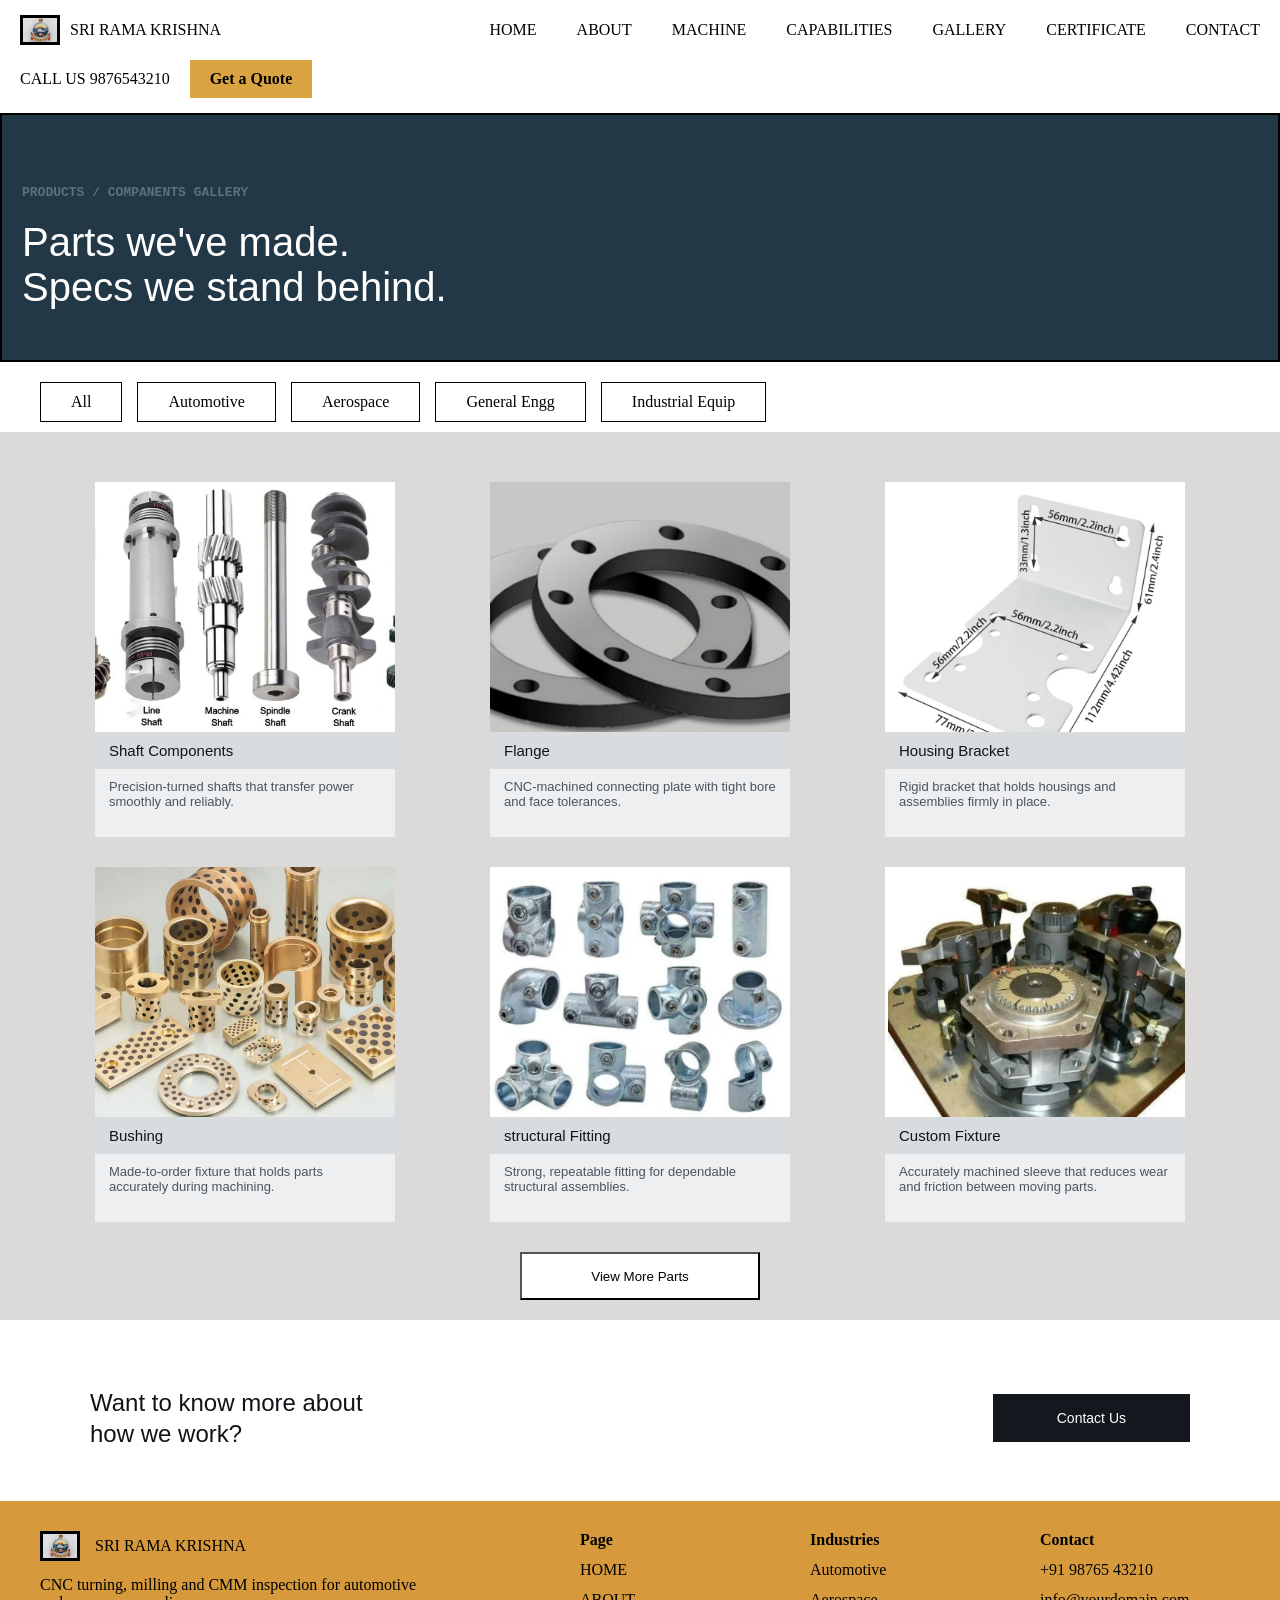
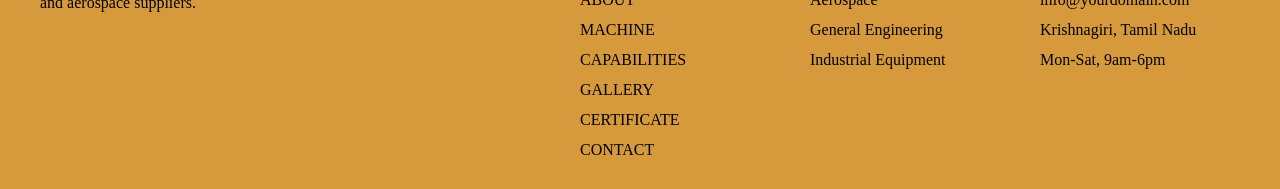
<file: General.html>
<!DOCTYPE html>
<html lang="en">
<head>
    <meta charset="UTF-8">
    <meta name="viewport" content="width=device-width, initial-scale=1.0">
    <title>Shre Rama Krishna Metrology</title>
    <link rel="stylesheet" href="/Assest/css file/gallery.css">
</head>
<body>
    <header>
        <div class="header-left">
            <img class="logo" src="/Assest/image/Co.logo.jpeg" alt="logo">
            <p class="logoname">SRI RAMA KRISHNA</p>
        </div>

        <div class="nav-bar">
            <a href="/index.html">HOME</a>
            <a href="/about.html">ABOUT</a>
            <a href="/machinery.html">MACHINE</a>
            <a href="/capabilites.html">CAPABILITIES</a>
            <a href="/gallery.html">GALLERY</a>
            <a href="/certificate.html">CERTIFICATE</a>
            <a href="/contact.html">CONTACT</a>
        </div>

        <div class="header-right">
            <p class="phonecall">CALL US 9876543210</p>
            <a href="/contact.html">Get a Quote</a>
        </div>
    </header>

    <div class="topdiv">
        <h6 class="sc">PRODUCTS / COMPANENTS GALLERY</h6>
        <h1 class="par">
            Parts we've made. <br>Specs we stand behind.
        </h1>
    </div>

    <div class="navpath">
        <a href="/gallery.html">All</a>
        <a href="/Automotive.html">Automotive</a>
        <a href="/Aerospace.html">Aerospace</a>
        <a href="/General.html">General Engg</a>
        <a href="/Industrial.html">Industrial Equip</a>
    </div>

    <div class="cardphoto">
        <div class="cardsphoto1">
            <div class="shaftComp">
                <img class="team-photo" src="/Assest/image/ShaftComponents.jpeg" alt="Founder / MD">
                <div class="team-role">Shaft Components</div>
                <div class="team-info">Precision-turned shafts that transfer power smoothly and reliably.</div>
            </div>
            <div class="Flange">
                <img class="team-photo" src="/Assest/image/flange.jpeg" alt="Founder / MD">
                <div class="team-role">Flange</div>
                <div class="team-info">CNC-machined connecting plate with tight bore and face tolerances.</div>
            </div>
            <div class="Housingbracket">
                <img class="team-photo" src="/Assest/image/HousingBracket.jpeg" alt="Founder / MD">
                <div class="team-role">Housing Bracket</div>
                <div class="team-info">Rigid bracket that holds housings and assemblies firmly in place.</div>
            </div>
        </div>
            <div class="cardsphoto2">
                <div class="bushing">
                <img class="team-photo" src="/Assest/image/Bushing.jpeg" alt="Founder / MD">
                <div class="team-role">Bushing</div>
                <div class="team-info">Made-to-order fixture that holds parts accurately during machining.</div>
            </div>
            <div class="structuralfitting">
                <img class="team-photo" src="/Assest/image/structuralFitting.jpeg" alt="Founder / MD">
                <div class="team-role">structural Fitting</div>
                <div class="team-info">Strong, repeatable fitting for dependable structural assemblies.</div>
            </div>
            <div class="customfixture">
                <img class="team-photo" src="/Assest/image/CustomFixture.jpeg" alt="Founder / MD">
                <div class="team-role">Custom Fixture</div>
                <div class="team-info">Accurately machined sleeve that reduces wear and friction between moving parts.</div>
            </div>
        </div>
        <div class="view">
            <button> View More Parts</button>
        </div>
    </div>
    <!-- Contant -->
    <div class="cta">
        <div class="cta-inner">
            <h2 class="cta-title">Want to know more about<br>how we work?</h2>
            <a class="cta-btn" href="/contact.html">Contact Us</a>
        </div>
    </div>
<!-- Footer -->
    <footer>
    <div class="footer-left">
        <div class="footer-brand">
            <img class="footer-logo" src="/Assest/image/Co.logo.jpeg" alt="logo">
            <p class="foot-name">SRI RAMA KRISHNA</p>
        </div>
        <p class="foot-exp">CNC turning, milling and CMM inspection for automotive and aerospace suppliers.</p>
    </div>

    <div class="page">
        <h4>Page</h4>
            <a href="/index.html">HOME</a>
            <a href="/about.html">ABOUT</a>
            <a href="/machinery.html">MACHINE</a>
            <a href="/capabilites.html">CAPABILITIES</a>
            <a href="/gallery.html">GALLERY</a>
            <a href="/certificate.html">CERTIFICATE</a>
            <a href="/contact.html">CONTACT</a>
    </div>

    <div class="industries">
        <h4>Industries</h4>
        <p>Automotive</p>
        <p>Aerospace</p>
        <p>General Engineering</p>
        <p>Industrial Equipment</p>
    </div>

    <div class="contact">
        <h4>Contact</h4>
        <p>+91 98765 43210</p>
        <p>info@yourdomain.com</p>
        <p>Krishnagiri, Tamil Nadu</p>
        <p>Mon-Sat, 9am-6pm</p>
    </div>
</footer>
</body>
</html>
</file>
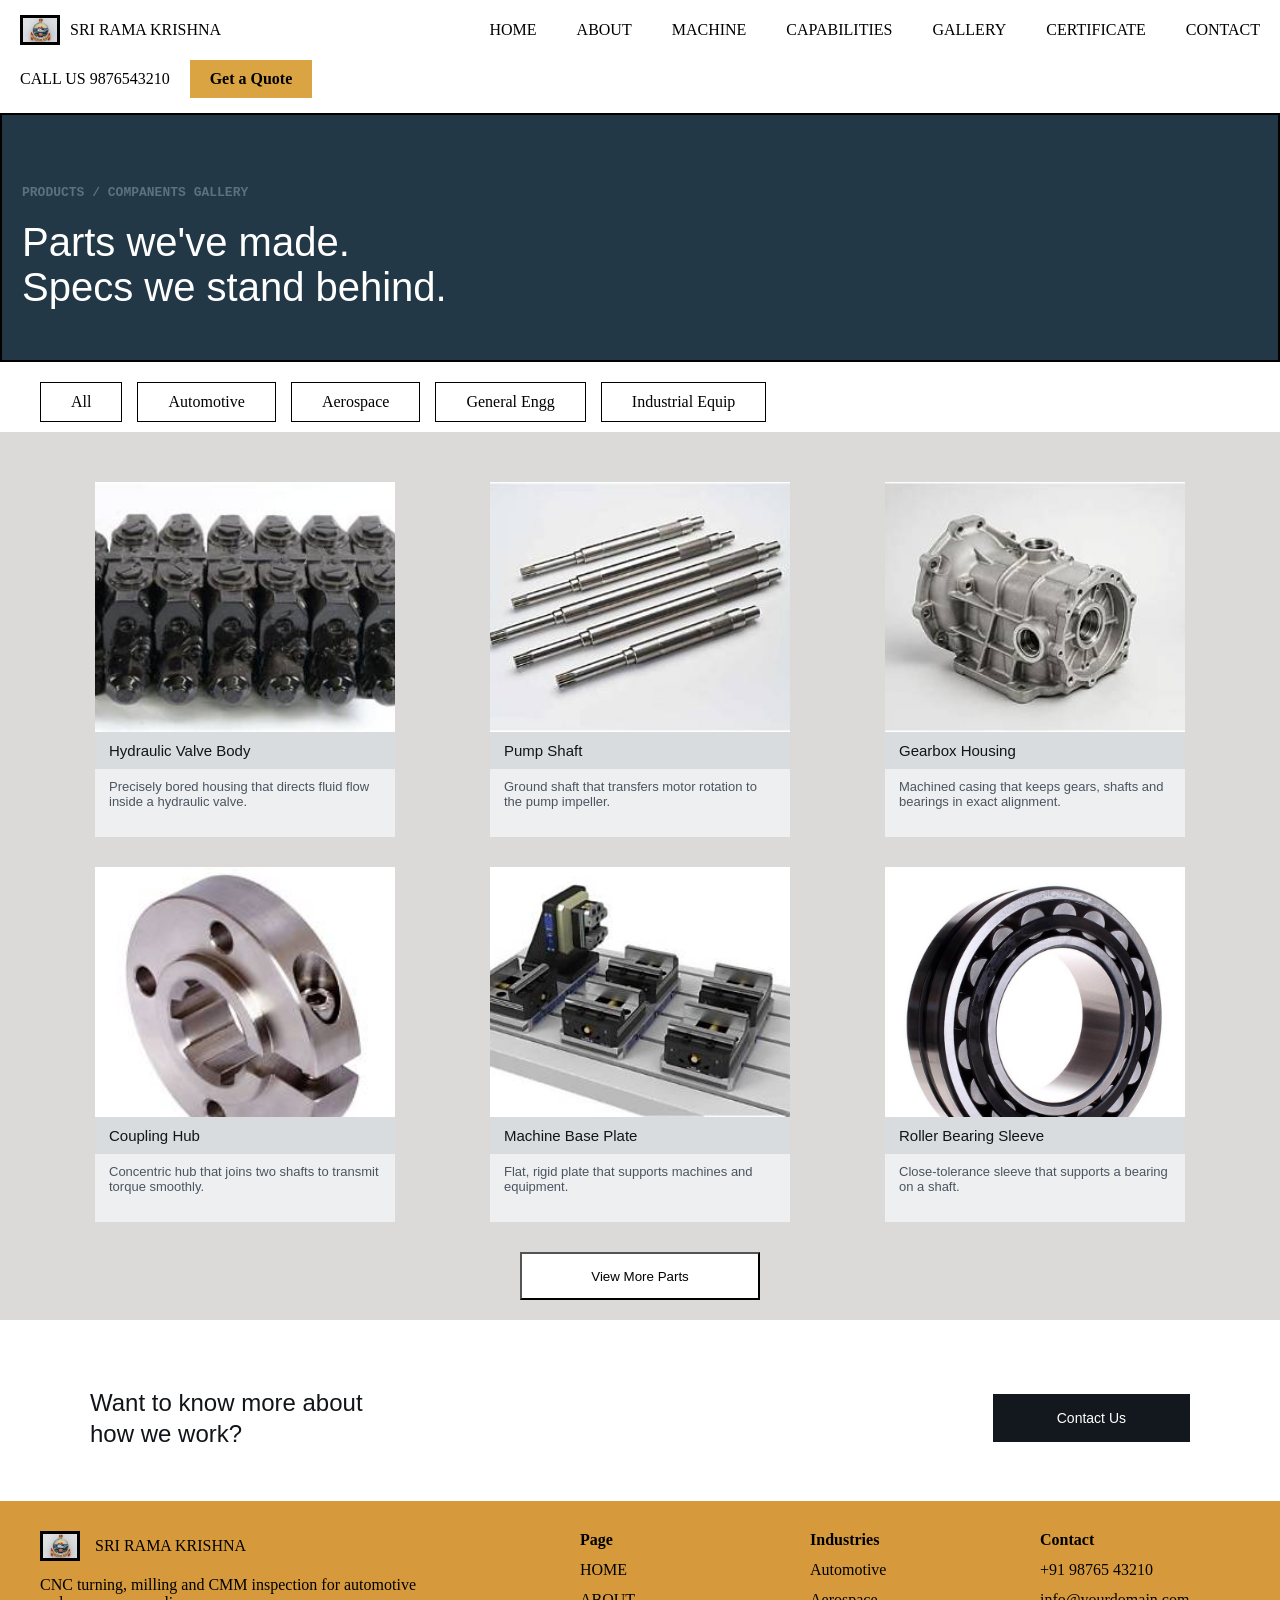
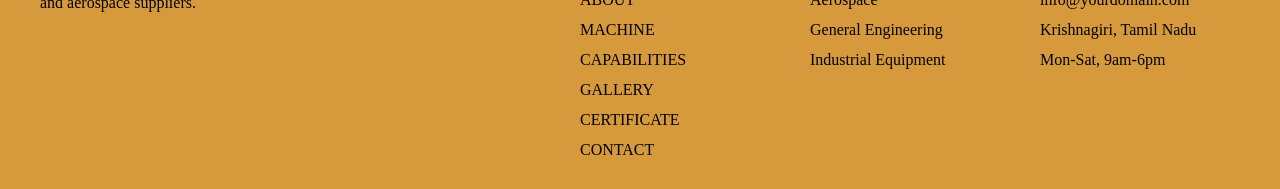
<file: Industrial.html>
<!DOCTYPE html>
<html lang="en">
<head>
    <meta charset="UTF-8">
    <meta name="viewport" content="width=device-width, initial-scale=1.0">
    <title>Shre Rama Krishna Metrology</title>
    <link rel="stylesheet" href="/Assest/css file/gallery.css">
</head>
<body>
    <header>
        <div class="header-left">
            <img class="logo" src="/Assest/image/Co.logo.jpeg" alt="logo">
            <p class="logoname">SRI RAMA KRISHNA</p>
        </div>

        <div class="nav-bar">
            <a href="/index.html">HOME</a>
            <a href="/about.html">ABOUT</a>
            <a href="/machinery.html">MACHINE</a>
            <a href="/capabilites.html">CAPABILITIES</a>
            <a href="/gallery.html">GALLERY</a>
            <a href="/certificate.html">CERTIFICATE</a>
            <a href="/contact.html">CONTACT</a>
        </div>

        <div class="header-right">
            <p class="phonecall">CALL US 9876543210</p>
            <a href="/contact.html">Get a Quote</a>
        </div>
    </header>

    <div class="topdiv">
        <h6 class="sc">PRODUCTS / COMPANENTS GALLERY</h6>
        <h1 class="par">
            Parts we've made. <br>Specs we stand behind.
        </h1>
    </div>

    <div class="navpath">
        <a href="/gallery.html">All</a>
        <a href="/Automotive.html">Automotive</a>
        <a href="/Aerospace.html">Aerospace</a>
        <a href="/General.html">General Engg</a>
        <a href="/Industrial.html">Industrial Equip</a>
    </div>

    <div class="cardphoto">
        <div class="cardsphoto1">
            <div class="shaftComp">
                <img class="team-photo" src="/Assest/image/HydraulicValveBody.jpg" alt="Founder / MD">
                <div class="team-role">Hydraulic Valve Body</div>
                <div class="team-info">Precisely bored housing that directs fluid flow inside a hydraulic valve.</div>
            </div>
            <div class="Flange">
                <img class="team-photo" src="/Assest/image/Pump Shaft.jpg" alt="Founder / MD">
                <div class="team-role">Pump Shaft</div>
                <div class="team-info">Ground shaft that transfers motor rotation to the pump impeller.</div>
            </div>
            <div class="Housingbracket">
                <img class="team-photo" src="/Assest/image/Gearbox Housing.jpg" alt="Founder / MD">
                <div class="team-role">Gearbox Housing</div>
                <div class="team-info">Machined casing that keeps gears, shafts and bearings in exact alignment.</div>
            </div>
        </div>
            <div class="cardsphoto2">
                <div class="bushing">
                <img class="team-photo" src="/Assest/image/Coupling Hub.jpg" alt="Founder / MD">
                <div class="team-role">Coupling Hub</div>
                <div class="team-info">Concentric hub that joins two shafts to transmit torque smoothly.</div>
            </div>
            <div class="structuralfitting">
                <img class="team-photo" src="/Assest/image/Machine Base Plate.jpg" alt="Founder / MD">
                <div class="team-role">Machine Base Plate</div>
                <div class="team-info">Flat, rigid plate that supports machines and equipment.</div>
            </div>
            <div class="customfixture">
                <img class="team-photo" src="/Assest/image/Roller Bearing Sleeve.jpg" alt="Founder / MD">
                <div class="team-role">Roller Bearing Sleeve</div>
                <div class="team-info">Close-tolerance sleeve that supports a bearing on a shaft.</div>
            </div>
        </div>
        <div class="view">
            <button> View More Parts</button>
        </div>
    </div>
    <!-- Contant -->
    <div class="cta">
        <div class="cta-inner">
            <h2 class="cta-title">Want to know more about<br>how we work?</h2>
            <a class="cta-btn" href="/contact.html">Contact Us</a>
        </div>
    </div>
<!-- Footer -->
    <footer>
    <div class="footer-left">
        <div class="footer-brand">
            <img class="footer-logo" src="/Assest/image/Co.logo.jpeg" alt="logo">
            <p class="foot-name">SRI RAMA KRISHNA</p>
        </div>
        <p class="foot-exp">CNC turning, milling and CMM inspection for automotive and aerospace suppliers.</p>
    </div>

    <div class="page">
        <h4>Page</h4>
            <a href="/index.html">HOME</a>
            <a href="/about.html">ABOUT</a>
            <a href="/machinery.html">MACHINE</a>
            <a href="/capabilites.html">CAPABILITIES</a>
            <a href="/gallery.html">GALLERY</a>
            <a href="/certificate.html">CERTIFICATE</a>
            <a href="/contact.html">CONTACT</a>
    </div>

    <div class="industries">
        <h4>Industries</h4>
        <p>Automotive</p>
        <p>Aerospace</p>
        <p>General Engineering</p>
        <p>Industrial Equipment</p>
    </div>

    <div class="contact">
        <h4>Contact</h4>
        <p>+91 98765 43210</p>
        <p>info@yourdomain.com</p>
        <p>Krishnagiri, Tamil Nadu</p>
        <p>Mon-Sat, 9am-6pm</p>
    </div>
</footer>
</body>
</html>
</file>
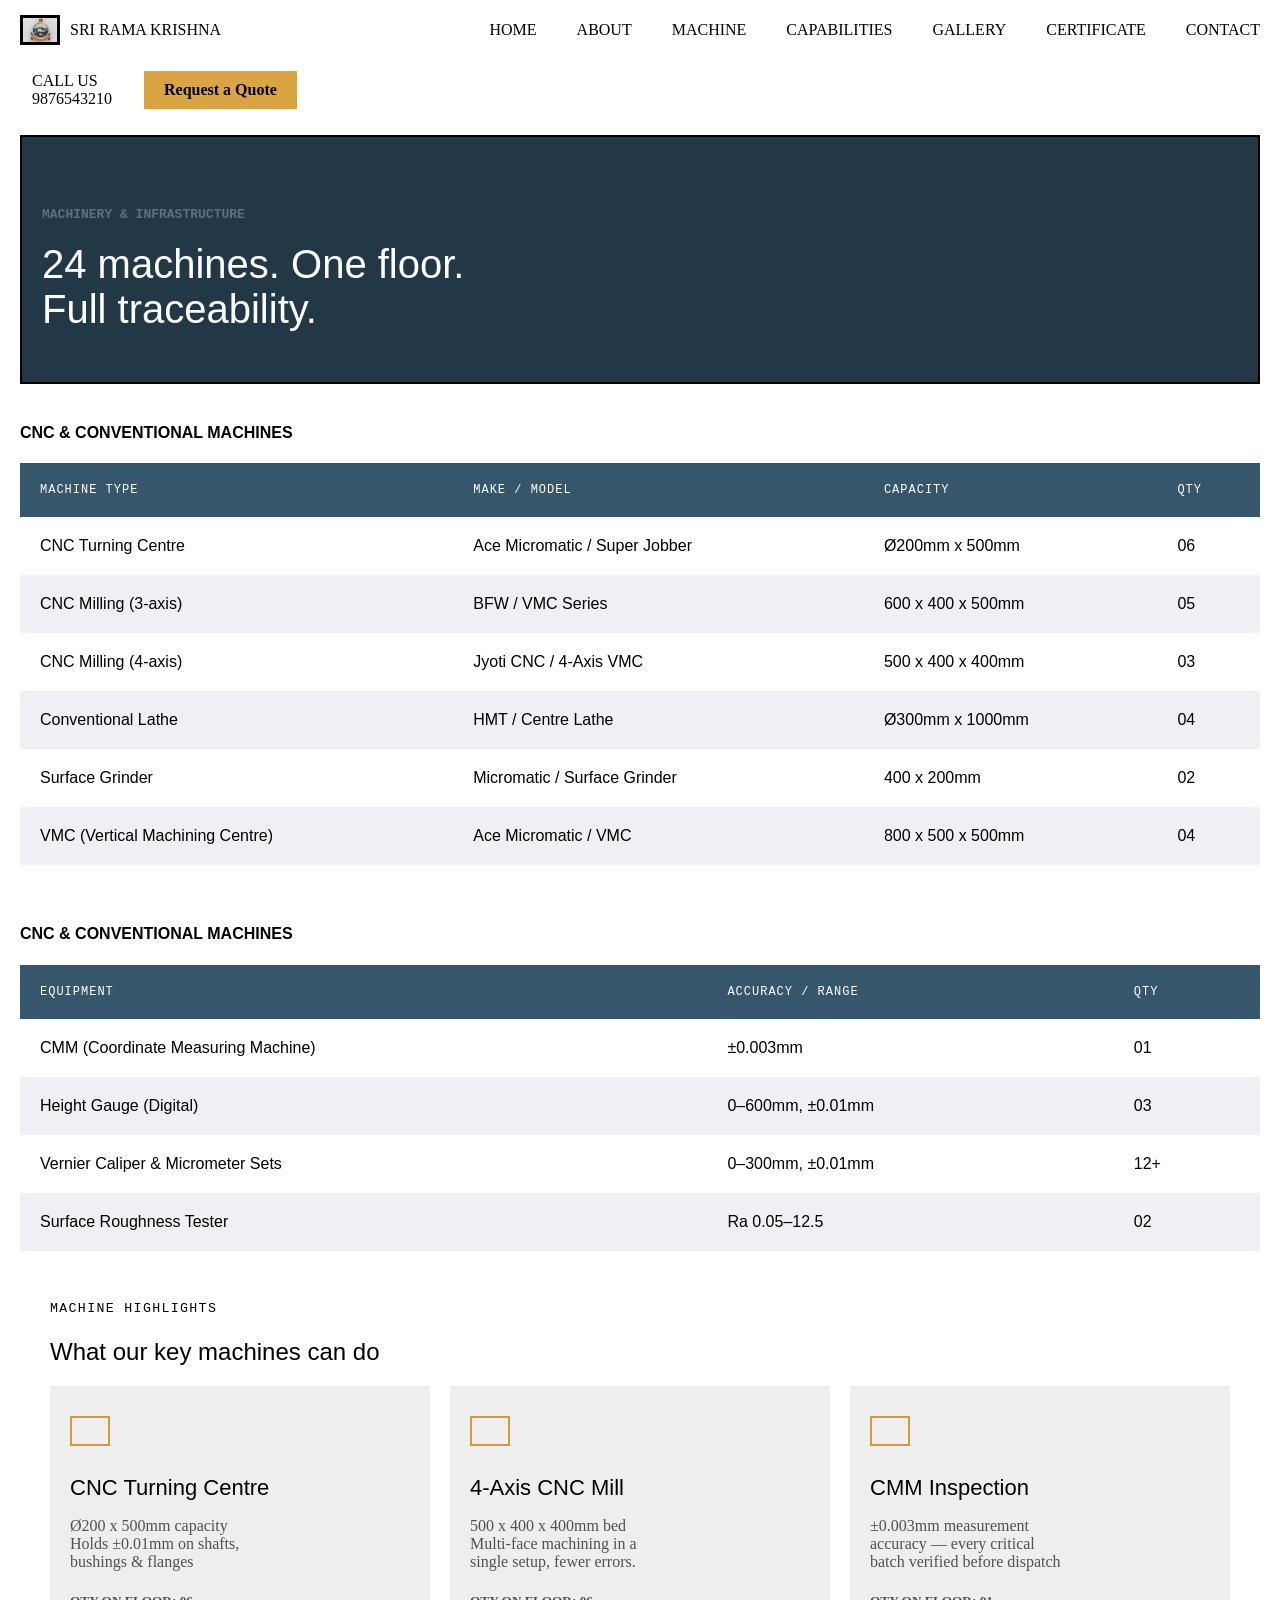
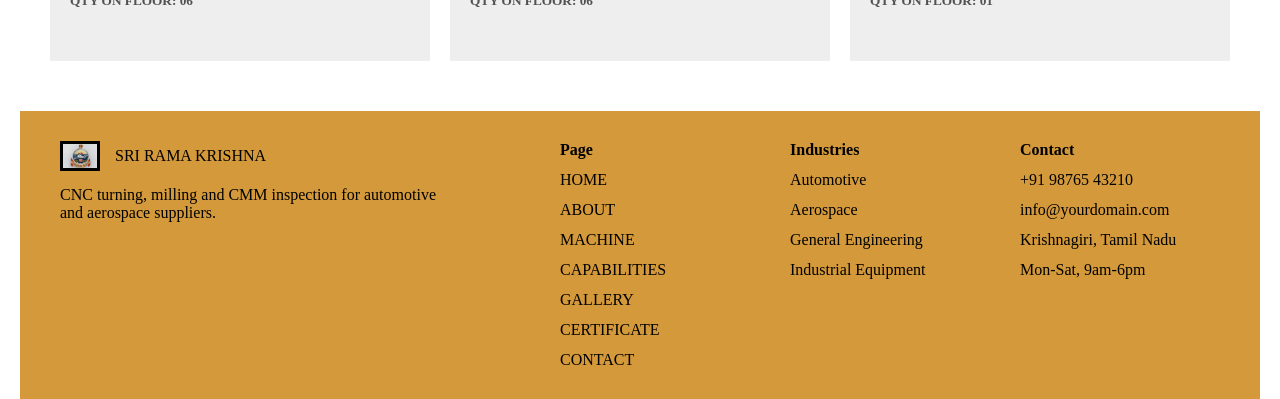
<file: machinery.html>
<!DOCTYPE html>
<html lang="en">
<head>
    <meta charset="UTF-8">
    <meta name="viewport" content="width=device-width, initial-scale=1.0">
    <link rel="stylesheet" href="/Assest/css file/machinery.css">
    <title>Shre Rama Krishna Metrology</title>
</head>
<body>
    <header>
    <div class="header-left">
        <img class="logo" src="/Assest/image/Co.logo.jpeg" alt="logo">
        <p class="logoname">SRI RAMA KRISHNA</p>
    </div>

    <div class="nav-bar">
        <a href="/index.html">HOME</a>
        <a href="/about.html">ABOUT</a>
        <a href="/machinery.html">MACHINE</a>
        <a href="/capabilites.html">CAPABILITIES</a>
        <a href="/gallery.html">GALLERY</a>
        <a href="/certificate.html">CERTIFICATE</a>
        <a href="/contact.html">CONTACT</a>
    </div>

    <div class="header-right">
        <p class="phonecall">CALL US<br> 9876543210</p>
        <a href="/contact.html">Request a Quote</a>
    </div>
</header>
    <div class="topdiv">
        <h6 class="mi">MACHINERY & INFRASTRUCTURE</h6>
        <h1 class="par">
            24 machines. One floor.<br>Full traceability.
        </h1>
    </div> 

        <!-- new section (first table) -->

    <div class="table1">
        <h4 class="machheading">
            CNC & CONVENTIONAL MACHINES
        </h4>
        <table>
            <thead>
                <tr>
                    <th>Machine Type</th>
                    <th>Make / Model</th>
                    <th>Capacity</th>
                    <th>Qty</th>
                </tr>
            </thead>
            <tbody>
                <tr>
                    <td>CNC Turning Centre</td>
                    <td>Ace Micromatic / Super Jobber</td>
                    <td>Ø200mm x 500mm</td>
                    <td>06</td>
                </tr>
                <tr>
                    <td>CNC Milling (3-axis)</td>
                    <td>BFW / VMC Series</td>
                    <td>600 x 400 x 500mm</td>
                    <td>05</td>
                </tr>
                <tr>
                    <td>CNC Milling (4-axis)</td>
                    <td>Jyoti CNC / 4-Axis VMC</td>
                    <td>500 x 400 x 400mm</td>
                    <td>03</td>
                </tr>
                <tr>
                    <td>Conventional Lathe</td>
                    <td>HMT / Centre Lathe</td>
                    <td>Ø300mm x 1000mm</td>
                    <td>04</td>
                </tr>
                <tr>
                    <td>Surface Grinder</td>
                    <td>Micromatic / Surface Grinder</td>
                    <td>400 x 200mm</td>
                    <td>02</td>
                </tr>
                <tr>
                    <td>VMC (Vertical Machining Centre)</td>
                    <td>Ace Micromatic / VMC</td>
                    <td>800 x 500 x 500mm</td>
                    <td>04</td>
                </tr>
            </tbody>
        </table>
    </div>

    <!-- new section (Second table) -->
    <div class="table2">
        <h4 class="tableheading ">
            CNC & CONVENTIONAL MACHINES
        </h4>
        <table>
            <thead>
                <tr>
                    <th>EQUIPMENT</th>
                    <th>ACCURACY / RANGE</th>
                    <th>Qty</th>
                </tr>
            </thead>
            <tbody>
                <tr>
                    <td>CMM (Coordinate Measuring Machine)</td>
                    <td>±0.003mm</td>
                    <td>01</td>
                </tr>
                <tr>
                    <td>Height Gauge (Digital)</td>
                    <td>0–600mm, ±0.01mm</td>
                    <td>03</td>
                </tr>
                <tr>
                    <td>Vernier Caliper & Micrometer Sets</td>
                    <td>0–300mm, ±0.01mm</td>
                    <td>12+</td>
                </tr>
                <tr>
                    <td>Surface Roughness Tester</td>
                    <td>Ra 0.05–12.5</td>
                    <td>02</td>
                </tr>
            </tbody>
        </table>
    </div>

    <!-- new section (MAchine caeds) -->

    <div class="highlights">
        <h5>
            MACHINE HIGHLIGHTS
        </h5>
        <h2>
            What our key machines can do
        </h2>
        <div class="machsection">
            <div class="CNCTurning">
                <div ></div>
                <h4>CNC Turning Centre</h4>
                <p>
                    Ø200 x 500mm capacity<br>
                    Holds ±0.01mm on shafts,<br>
                    bushings & flanges
                </p>
                <h5>QTY ON FLOOR: 06</h5>
            </div> 
            <div class="CNCMill">
                <div ></div>
                <h4>4-Axis CNC Mill</h4>
                <p>
                    500 x 400 x 400mm bed<br>
                    Multi-face machining in a<br>
                    single setup, fewer errors.
                </p>
                <h5>QTY ON FLOOR: 06</h5>
            </div>
            <div class="CMMInspection">
                <div ></div>
                <h4>CMM Inspection</h4>
                <p>
                    ±0.003mm measurement<br>
                    accuracy — every critical<br>
                    batch verified before dispatch
                </p>
                <h5>QTY ON FLOOR: 01</h5>
            </div> 
        </div>
    </div>

    <!-- new section (Footer) -->
    <footer>
    <div class="footer-left">
        <div class="footer-brand">
            <img class="footer-logo" src="/Assest/image/Co.logo.jpeg" alt="logo">
            <p class="foot-name">SRI RAMA KRISHNA</p>
        </div>
        <p class="foot-exp">CNC turning, milling and CMM inspection for automotive and aerospace suppliers.</p>
    </div>

    <div class="page">
        <h4>Page</h4>
            <a href="/index.html">HOME</a>
            <a href="/about.html">ABOUT</a>
            <a href="/machinery.html">MACHINE</a>
            <a href="/capabilites.html">CAPABILITIES</a>
            <a href="/gallery.html">GALLERY</a>
            <a href="/certificate.html">CERTIFICATE</a>
            <a href="/contact.html">CONTACT</a>
    </div>

    <div class="industries">
        <h4>Industries</h4>
        <p>Automotive</p>
        <p>Aerospace</p>
        <p>General Engineering</p>
        <p>Industrial Equipment</p>
    </div>

    <div class="contact">
        <h4>Contact</h4>
        <p>+91 98765 43210</p>
        <p>info@yourdomain.com</p>
        <p>Krishnagiri, Tamil Nadu</p>
        <p>Mon-Sat, 9am-6pm</p>
    </div>
</footer>
</body>
</html>
</file>
<file: Assest/css file/index.css>
*, *::before, *::after { box-sizing: border-box; }
html { -webkit-text-size-adjust: 100%; }
body { margin: 0; }
img { max-width: 100%; }
button:hover { cursor: pointer; }
a {
    color: black;
    text-decoration: none;
    font-weight: bolder;
}


/*-------------------header-------------------------*/
header {
    background-color: #ffffff;
    display: flex;
    flex-wrap: wrap;
    align-items: center;
    justify-content: space-between;
    gap: 15px 20px;
    padding: 15px 20px;           /* side padding added so the header never touches the screen edge */
}

.header-left {
    display: flex;
    align-items: center;
    gap: 10px;
}

.logo {
    height: 30px;
    width: 40px;
    border: 3px solid black;
}

.logoname {
    margin: 0;
    font-size: medium;
}

.nav-bar {
    display: flex;
    flex-wrap: wrap;
    gap: 15px 40px;
    font-weight: lighter;
}

.header-right {
    display: flex;
    align-items: center;
    gap: 20px;
}

header .phonecall {
    margin: 0;
}

.header-right>a {
    background-color: #d9a441;
    border: none;
    padding: 10px 20px;
    cursor: pointer;
    white-space: nowrap;
}


/*-------------------bigmach-------------------------*/
.bigmach{
    background-color: rgb(221, 219, 219);
    margin-top: 40px;
    padding: 40px;
    display: flex;
    align-items: center;
    gap: 40px;
}
.imginf{
    flex: 1 1 0;
    min-width: 0;
}
.mainpr{
    text-align: left;
    font-size: clamp(1.05rem, 0.5rem + 1.2vw, 1.25rem);
}
.bigimg{
    flex: 1 1 0;
    min-width: 0;
    max-width: 750px;
    height: auto;
    aspect-ratio: 15 / 8;
    object-fit: cover;
    border: 5px solid black;
}
.lilinfor{
    font-size: clamp(1rem, 0.5rem + 1vw, 1.25rem);
    margin: 16px 0 24px;
}
.inquery-2{
    height: 50px;
    width: 150px;
    margin: 0 10px 10px 0;
    border: 2px solid black;
}
.inquery-2{ background-color: #d9a441; }
button:hover{
    border: 1px solid rgb(221, 219, 219);
}

.imginf>a{
    display: inline-block;
    padding: 14px 25px;
    font-weight: lighter;
    border: 2px solid black;
    background-color: black;
    color: white;
}


/*---------------------section--------------------------*/
.section{
    display: flex;
    flex-wrap: wrap;
    background-color: rgb(255, 255, 255);
}
.section1, .section2, .section3, .section4{
    flex: 0 0 25%;
    min-width: 0;
    border: 2px solid rgb(221, 219, 219);
    min-height: 250px;
}
.sect-1, .sect-2, .sect-3, .sect-4{
    margin: 20px 20px 20px clamp(16px, 3vw, 50px);
    font-size: clamp(1.05rem, 0.6rem + 1vw, 1.375rem);
}


/*----------------inforsect--------------------*/
.inforsect{
    line-height: 1.6;
    padding: 30px 40px;
}
.infor{
    line-height: 1.3;
    margin-bottom: 4px;
}
.inforsect p{ margin-top: 0; }


/*---------------------Serving--------------------------*/
.serving{
    background-color: #233746;
}
.ser-head{
    border: 2px solid #364c5c;
    padding: 30px 40px;
    color: white;
    display: flex;
    justify-content: space-between;
    align-items: center;
    flex-wrap: wrap;
    gap: 12px 30px;
}
.ser-tittle{ margin: 0; }
.ser-comp{
    margin: 0;
    color: white;
}
.ser-section{
    display: flex;
    flex-wrap: wrap;
}
.ser1, .ser2, .ser3, .ser4{
    flex: 0 0 25%;
    min-width: 0;
    border: 2px solid #364c5c;
    min-height: 250px;
    color: white;
}
.ser-1, .ser-2, .ser-3, .ser-4{
    margin: 20px 20px 20px clamp(16px, 3vw, 50px);
    font-size: clamp(1.05rem, 0.6rem + 1vw, 1.375rem);
}


/*--------------------request--------------------*/
.request{
    padding: 50px 40px;
    font-family: Roboto, sans-serif;
}
.request h2{ margin-top: 0; }
.req-actions{
    display: flex;
    flex-wrap: wrap;
    gap: 12px;
}
.whtbtn{
    height: 50px;
    width: 150px;
    border: 2px solid black;
}
.request>a{
    display: inline-block;
    padding: 14px 25px;
    font-weight: lighter;
    border: 2px solid black;
    background-color: black;
    color: white;
}

/* enquiry form */
.enquiry-form{
    display: flex;
    flex-wrap: wrap;
    gap: 16px 20px;
    max-width: 800px;
    margin-top: 30px;
}
.form-field{
    flex: 0 0 calc(50% - 10px);   /* 2 columns (half of the 20px gap) */
    min-width: 0;
    display: flex;
    flex-direction: column;
    gap: 6px;
    font-weight: bold;
}
.form-full{ flex: 0 0 100%; }
.enquiry-form input,
.enquiry-form textarea{
    width: 100%;
    padding: 12px;
    font: inherit;
    font-size: 16px;
    font-weight: normal;
    border: 2px solid black;
    background: #fff;
}
.enquiry-form input:focus,
.enquiry-form textarea:focus{
    outline: 3px solid #233746;
    outline-offset: 1px;
}


/*------------------- footer-------------------------- */
footer {
    background-color: #D4993A;
    display: flex;
    flex-wrap: wrap;
    justify-content: space-between;
    align-items: flex-start;
    gap: 30px;
    padding: 30px 40px calc(30px + env(safe-area-inset-bottom, 0px));
}

.footer-left {
    display: flex;
    flex-direction: column;
    gap: 15px;
    flex: 1 1 260px;
}

.footer-brand {
    display: flex;
    align-items: center;
    gap: 15px;
}

.footer-logo {
    height: 30px;
    width: 40px;
    border: 3px solid black;
}

.foot-name {
    margin: 0;
    font-size: medium;
}

.foot-exp {
    width: 100%;
    max-width: 400px;
    margin: 0;
}

.page,
.industries,
.contact {
    display: flex;
    flex-direction: column;
    gap: 12px;
    flex: 0 1 200px;
    min-width: 0;
    font-weight: lighter;
    overflow-wrap: anywhere;
}

.page h4,
.industries h4,
.contact h4,
.industries p,
.contact p {
    margin: 0;
}


/* TABLET  */
@media (min-width: 641px) and (max-width: 1100px) {
    .nav-bar {
        order: 3;
        width: 100%;
        justify-content: center;
        gap: 15px 25px;
    }

    footer {
        display: grid;
        grid-template-columns: repeat(3, minmax(0, 1fr));
        gap: 25px 20px;
        padding: 30px 25px calc(30px + env(safe-area-inset-bottom, 0px));
    }

    .footer-left {
        grid-column: 1 / -1;
    }

    .page,
    .industries,
    .contact {
        width: 100%;
        flex: none;
    }
}


/* TABLET  */
@media (max-width: 1024px) {
    /* big machine block: image goes under the text */
    .bigmach {
        flex-direction: column;
        align-items: stretch;
        padding: 30px;
        gap: 30px;
    }

    .imginf,
    .bigimg {
        flex: 0 0 auto;
        width: 100%;
        max-width: 100%;
    }

    .section1, .section2, .section3, .section4,
    .ser1, .ser2, .ser3, .ser4 {
        flex: 0 0 50%;
        min-height: 200px;
    }

    .inforsect,
    .ser-head {
        padding: 30px 25px;
    }

    .request {
        padding: 40px 25px;
    }
}


/* PHONE */
@media (max-width: 640px) {
    header {
        flex-direction: row;
        flex-wrap: wrap;
        align-items: center;
        justify-content: space-between;
        gap: 10px 8px;
        padding: 12px;
        text-align: left;
    }

    .header-left {
        gap: 6px;
    }

    .logo {
        width: 34px;
        height: 26px;
        border-width: 2px;
    }

    .logoname {
        font-size: 12px;
    }

    .header-right {
        flex-direction: row;
        align-items: center;
        gap: 8px;
    }

    header .phonecall {
        margin: 0;
        font-size: 11px;
        line-height: 1.25;
        text-align: center;
    }

    .quote {
        padding: 8px 10px;
        font-size: 12px;
    }

    .nav-bar {
        order: 3;
        width: 100%;
        justify-content: center;
        gap: 12px 18px;
        font-size: 14px;
    }

    .bigmach {
        margin-top: 24px;
        padding: 24px 16px;
        gap: 24px;
    }

    .bigimg {
        border-width: 3px;
    }

    .imginf > a {
        display: block;
        width: 100%;
        text-align: center;
        margin-bottom: 12px;
    }

    .inquery-2 {
        display: block;
        width: 100%;
        margin: 0;
    }

    .section1, .section2, .section3, .section4,
    .ser1, .ser2, .ser3, .ser4 {
        flex: 0 0 100%;
        min-height: 0;
        padding-bottom: 8px;
    }

    .inforsect,
    .ser-head {
        padding: 24px 16px;
    }

    .ser-head {
        flex-direction: column;
        align-items: flex-start;
    }

    .request {
        padding: 30px 16px;
    }

    .request > a {
        display: block;
        width: 100%;
        text-align: center;
        margin-bottom: 12px;
    }

    .req-actions {
        flex-direction: column;
        gap: 12px;
    }

    .whtbtn {
        display: block;
        width: 100%;
        margin: 0;
    }

    
    .enquiry-form {
        gap: 14px;
    }

    .form-field {
        flex: 0 0 100%;
    }

    footer {
        flex-direction: column;
        flex-wrap: nowrap;
        padding: 25px 20px calc(25px + env(safe-area-inset-bottom, 0px));
        gap: 25px;
    }

    .footer-left,
    .page,
    .industries,
    .contact {
        flex: 1 1 auto;
        width: 100%;
    }
}


/* -FOLDED PHONE */
@media (max-width: 400px) {
    .logo {
        width: 28px;
        height: 22px;
    }

    .logoname {
        font-size: 10px;
    }

    header .phonecall {
        font-size: 10px;
    }

    .quote {
        padding: 6px 8px;
        font-size: 11px;
    }

    .bigmach {
        padding: 20px 12px;
    }

    .inquery-2,
    .whtbtn {
        width: 100%;
        margin-right: 0;
    }

    footer {
        padding: 25px 15px calc(25px + env(safe-area-inset-bottom, 0px));
    }
}
</file>
<file: Assest/css file/about.css>
/* for full body */
* {
    box-sizing: border-box;
}

html {
    -webkit-text-size-adjust: 100%;
}

body {
    margin: 0;
    padding: 0 20px;
}

img {
    max-width: 100%;
}

a {
    color: black;
    text-decoration: none;
    font-weight: bolder;
}

/* header section */
header {
    background-color: #ffffff;
    display: flex;
    flex-wrap: wrap;
    align-items: center;
    justify-content: space-between;
    gap: 15px 20px;
    padding: 15px 0;
}

.header-left {
    display: flex;
    align-items: center;
    gap: 10px;
}

.logo {
    height: 30px;
    width: 40px;
    border: 3px solid black;
}

.logoname {
    margin: 0;
    font-size: medium;
}

.nav-bar {
    display: flex;
    flex-wrap: wrap;
    gap: 15px 40px;
    font-weight: lighter;
}

.header-right {
    display: flex;
    align-items: center;
    gap: 20px;
}

header .phonecall {
    margin: 0;
}

.header-right>a {
    background-color: #d9a441;
    border: none;
    padding: 10px 20px;
    cursor: pointer;
    white-space: nowrap;
}

/* hero image section */
.herosection {
    width: 100%;
    height: auto;
    padding-bottom: 24px;
    background-color: #101418;
}

.heroimage {
    display: block;
    width: 100%;
    height: 70vh;
}

.herotxt {
    font-family: "Roboto", Arial, sans-serif;
    font-weight: 400;
    font-size: clamp(28px, 4vw, 44px);
    line-height: 1.1;
    color: #ffffff;
    margin-left: 1em;
    margin-right: 1em;
    margin-top: 0;
}

/* STORY SECTION */
.story {
    width: 100%;
    height: auto;
    padding: 50px;
}

.storystart {
    font-weight: lighter;
    font-size: x-small;
    color: rgb(150, 148, 148);
    margin: 1px;
}

.storytittle {
    font-weight: lighter;
    margin: 0;
}

.storyexp {
    text-align: justify;
    font-size: clamp(16px, 2vw, 24px);
    font-weight: lighter;
}

/* TIMELINE */
.timeline {
    position: relative;
    display: flex;
    justify-content: space-between;
    padding: 0 24px;
    margin: 40px 0;
}

.timeline::before {
    content: "";
    position: absolute;
    left: calc(24px + (100% - 48px) * 0.125);
    right: calc(24px + (100% - 48px) * 0.125);
    top: 28px;
    height: 3px;
    background: #acadaf;
}

.tl-item {
    position: relative;
    display: flex;
    flex-direction: column;
    align-items: center;
    text-align: center;
    width: 25%;
}

.tl-year {
    font-family: "Courier New", monospace;
    font-size: 11px;
    letter-spacing: 0.1em;
    color: #6B7F90;
    margin-bottom: 10px;
}

.tl-dot {
    position: relative;
    z-index: 1;
    width: 14px;
    height: 14px;
    border-radius: 50%;
    background: #34546B;
}

.tl-text {
    font-family: "Roboto", Arial, sans-serif;
    font-weight: 300;
    font-size: 14px;
    line-height: 1.4;
    color: #2B3640;
    margin: 12px 0 0;
    padding: 0 6px;
}

.tl-today .tl-dot {
    background: #D4993A;
}

/* VISION / MISSION */
.vm-wrap {
    background: #EEEFF1;
    padding: 48px 24px;
    width: 100%;
}

.vm-grid {
    display: grid;
    grid-template-columns: 1fr 1fr;
    gap: 28px;
    max-width: 1100px;
    margin: 0 auto;
}

.vm-card {
    background: #ffffff;
    border: 1px solid #DADDE0;
    padding: 28px 30px;
    min-width: 0;
}

.vm-head {
    display: flex;
    align-items: center;
    gap: 14px;
    margin-bottom: 14px;
}

.vm-icon {
    width: 22px;
    height: 22px;
    flex-shrink: 0;
    border: 2px solid #D4993A;
}

.vm-head h3 {
    font-family: "Roboto", Arial, sans-serif;
    font-weight: 500;
    font-size: 17px;
    color: #111418;
    margin: 0;
}

.vm-card p {
    font-family: "Roboto", Arial, sans-serif;
    font-weight: 300;
    font-size: 14px;
    line-height: 1.6;
    color: #4A5560;
    max-width: 360px;
    margin: 0;
}

/* TEAM ceo and other */
.team-wrap {
    padding: 48px 24px;
    max-width: 1100px;
    margin: 0 auto;
}

.team-eyebrow {
    font-family: "Courier New", monospace;
    font-size: 11px;
    letter-spacing: 0.1em;
    color: #6B7F90;
    margin: 0 0 8px;
}

.team-title {
    font-family: "Roboto", Arial, sans-serif;
    font-weight: 400;
    font-size: 28px;
    color: #111418;
    margin: 0 0 28px;
}

.team-grid {
    display: flex;
    flex-wrap: wrap;
    justify-content: space-evenly;
    gap: 24px;
}

.team-card {
    background: #EEEFF1;
    flex: 0 1 300px;
    width: 300px;
    max-width: 100%;
}

.team-photo {
    display: block;
    width: 100%;
    height: 250px;
    object-fit: cover;
    object-position: top;
}

.team-role {
    background: #D8DCDF;
    padding: 10px 14px;
    font-family: "Roboto", Arial, sans-serif;
    font-weight: 500;
    font-size: 15px;
    color: #111418;
}

.team-info {
    padding: 10px 14px 28px;
    font-family: "Roboto", Arial, sans-serif;
    font-weight: 300;
    font-size: 13px;
    color: #4A5560;
}

/* CONTACT PAGE */
.cta {
    padding: 52px 24px;
}

.cta-inner {
    display: flex;
    flex-wrap: wrap;
    align-items: center;
    justify-content: space-between;
    gap: 24px;
    max-width: 1100px;
    margin: 0 auto;
}

.cta-title {
    font-family: "Roboto", Arial, sans-serif;
    font-weight: 400;
    font-size: 24px;
    line-height: 1.3;
    color: #111418;
    margin: 0;
}

.cta-btn {
    display: inline-block;
    background: #12181D;
    color: #ffffff;
    font-family: "Roboto", Arial, sans-serif;
    font-weight: 400;
    font-size: 14px;
    text-decoration: none;
    padding: 16px 64px;
}

/* FOOTER */
footer {
    background-color: #D4993A;
    display: flex;
    flex-wrap: wrap;
    justify-content: space-between;
    align-items: flex-start;
    gap: 30px;
    padding: 30px 40px calc(30px + env(safe-area-inset-bottom, 0px));
}

.footer-left {
    display: flex;
    flex-direction: column;
    gap: 15px;
    flex: 1 1 260px;
}

.footer-brand {
    display: flex;
    align-items: center;
    gap: 15px;
}

.footer-logo {
    height: 30px;
    width: 40px;
    border: 3px solid black;
}

.foot-name {
    margin: 0;
    font-size: medium;
}

.foot-exp {
    width: 100%;
    max-width: 400px;
    margin: 0;
}

.page,
.industries,
.contact {
    display: flex;
    flex-direction: column;
    gap: 12px;
    flex: 0 1 200px;
    min-width: 0;
    font-weight: lighter;
    overflow-wrap: anywhere;
}

.page h4,
.industries h4,
.contact h4,
.industries p,
.contact p {
    margin: 0;
}

/* TABLET */
@media (min-width: 641px) and (max-width: 1100px) {
    .nav-bar {
        order: 3;
        width: 100%;
        justify-content: center;
        gap: 15px 25px;
    }

    footer {
        display: grid;
        grid-template-columns: repeat(3, minmax(0, 1fr));
        gap: 25px 20px;
        padding: 30px 25px calc(30px + env(safe-area-inset-bottom, 0px));
    }

    .footer-left {
        grid-column: 1 / -1;
    }

    .page,
    .industries,
    .contact {
        width: 100%;
        flex: none;
    }
}

/* TABLET */
@media (min-width: 641px) and (max-width: 1024px) {
    .story {
        padding: 40px 30px;
    }

    .vm-wrap {
        padding: 40px 20px;
    }
}

/* PHONE */
@media (max-width: 640px) {
    body {
        padding: 0 12px;
    }

    /* header: logo + call + quote on ONE line, nav links underneath */
    header {
        flex-direction: row;
        flex-wrap: wrap;
        align-items: center;
        justify-content: space-between;
        gap: 10px 8px;
        text-align: left;
    }

    .header-left {
        gap: 6px;
    }

    .logo {
        width: 34px;
        height: 26px;
        border-width: 2px;
    }

    .logoname {
        font-size: 12px;
    }

    .header-right {
        flex-direction: row;
        align-items: center;
        gap: 8px;
    }

    header .phonecall {
        margin: 0;
        font-size: 11px;
        line-height: 1.25;
        text-align: center;
    }

    .quote {
        padding: 8px 10px;
        font-size: 12px;
    }

    .nav-bar {
        order: 3;
        width: 100%;
        justify-content: center;
        gap: 12px 18px;
        font-size: 14px;
    }

    .heroimage {
        height: 40vh;
    }

    .story {
        padding: 30px 16px;
    }

    .storyexp {
        text-align: left;
    }

    
    .timeline {
        flex-direction: column;
        gap: 28px;
        padding: 0 16px;
        margin: 30px 0;
    }

    .timeline::before {
        left: calc(16px + 6px);       
        right: auto;
        top: 8px;
        bottom: 8px;
        width: 3px;
        height: auto;
    }

    .tl-item {
        width: 100%;
        display: grid;
        grid-template-columns: 14px 1fr;
        grid-template-areas:
            "dot year"
            "dot text";
        column-gap: 16px;
        align-items: start;
        text-align: left;
    }

    .tl-dot  { grid-area: dot;  margin-top: 2px; }
    .tl-year { grid-area: year; margin-bottom: 4px; }
    .tl-text { grid-area: text; margin: 0; padding: 0; }

    .vm-wrap {
        padding: 30px 12px;
    }

    .vm-grid {
        grid-template-columns: minmax(0, 1fr);
        gap: 20px;
    }

    .vm-card {
        padding: 22px 18px;
    }

    .vm-card p {
        max-width: 100%;
    }

    .team-wrap {
        padding: 30px 12px;
    }

    .team-grid {
        flex-direction: column;
        align-items: center;
    }

    .team-card {
        flex: 1 1 auto;
        width: 100%;
        max-width: 360px;
    }

    .cta {
        padding: 36px 12px;
    }

    .cta-inner {
        flex-direction: column;
        align-items: stretch;
        text-align: center;
    }

    .cta-btn {
        padding: 16px 24px;
        text-align: center;
    }

    footer {
        flex-direction: column;
        flex-wrap: nowrap;
        padding: 25px 20px calc(25px + env(safe-area-inset-bottom, 0px));
        gap: 25px;
    }

    .footer-left,
    .page,
    .industries,
    .contact {
        flex: 1 1 auto;
        width: 100%;
    }
}

/* FOLDED PHONE  */
@media (max-width: 400px) {
    body {
        padding: 0 8px;
    }

    .logo {
        width: 28px;
        height: 22px;
    }

    .logoname {
        font-size: 10px;
    }

    header .phonecall {
        font-size: 10px;
    }

    .quote {
        padding: 6px 8px;
        font-size: 11px;
    }

    .cta-title {
        font-size: 20px;
    }

    footer {
        padding: 25px 15px calc(25px + env(safe-area-inset-bottom, 0px));
    }
}
</file>
<file: Assest/css file/gallery.css>
*, *::before, *::after { box-sizing: border-box; }
html { -webkit-text-size-adjust: 100%; }
body { margin: 0; }
img { max-width: 100%; }

a {
    color: black;
    text-decoration: none;
    font-weight: bolder;
}

/* ---------- header ---------- */
header {
    background-color: #ffffff;
    display: flex;
    flex-wrap: wrap;
    align-items: center;
    justify-content: space-between;
    gap: 15px 20px;
    padding: 15px 20px;          /* side padding so the header never touches the screen edge */
}

.header-left {
    display: flex;
    align-items: center;
    gap: 10px;
}

.logo {
    height: 30px;
    width: 40px;
    border: 3px solid black;
}

.logoname {
    margin: 0;
    font-size: medium;
}

.nav-bar {
    display: flex;
    flex-wrap: wrap;
    gap: 15px 40px;
    font-weight: lighter;
}

.header-right {
    display: flex;
    align-items: center;
    gap: 20px;
}

header .phonecall {
    margin: 0;
}

.header-right>a {
    background-color: #d9a441;
    border: none;
    padding: 10px 20px;
    cursor: pointer;
    white-space: nowrap;
}

/* ---------- top section ---------- */
.topdiv {
    width: 100%;
    border: 2px solid black;
    background-color: #233846;
    padding: 50px 0;
}

.sc {
    font-family: 'Courier New', monospace;
    font-size: 13px;
    color: #5a7180;
    margin: 20px;
}

.par {
    margin: 0 20px;
    font-family: 'Roboto', sans-serif;
    font-weight: 500;
    font-size: clamp(24px, 5vw, 40px);
    color: #fff;
}

/* ------------ navpath ------------- */
.navpath {
    margin: 20px 40px 10px 40px;
    display: flex;
    flex-wrap: wrap;
    gap: 15px;
}

.navpath > a {
    padding: 10px 30px;
    background-color: white;
    border: 1px solid black;
    font-weight: lighter;
    cursor: pointer;
}

.navpath > a:hover,
.navpath > a::selection {
    background: #d9a441;
}

/* ------------ cards ------------- */
.cardphoto {
    padding-top: 50px;
    padding-bottom: 20px;
    background-color: rgb(220, 217, 217);
    height: auto;                 /* was fixed 850px, which cut cards off */
}

.cardsphoto1,
.cardsphoto2 {
    display: flex;
    flex-direction: row;
    justify-content: space-evenly;
    gap: 20px;
    padding: 0 20px 30px;
}

.shaftComp,
.Flange,
.Housingbracket,
.bushing,
.structuralfitting,
.customfixture {
    background: #EEEFF1;
    flex: 0 1 300px;
    width: 300px;
    min-width: 0;
    max-width: 100%;
}

.team-photo {
    display: block;
    width: 100%;
    height: 250px;
    object-fit: cover;
    object-position: top;
}

.team-role {
    background: #D8DCDF;
    padding: 10px 14px;
    font-family: "Roboto", Arial, sans-serif;
    font-weight: 500;
    font-size: 15px;
    color: #111418;
}

.team-info {
    padding: 10px 14px 28px;
    font-family: "Roboto", Arial, sans-serif;
    font-weight: 300;
    font-size: 13px;
    color: #4A5560;
}

.view {
    display: flex;
    justify-content: center;
    padding: 0 20px;
}

.view > button {
    height: 3rem;
    width: min(15rem, 100%);
    background-color: white;
    align-items: center;
}

.view > button:hover {
    background-color: #d9a441;
    border: none;
}

/* --------------------Contant--------------------- */
.cta {
    margin-top: 15px;
    padding: 52px 24px;
}

.cta-inner {
    display: flex;
    flex-wrap: wrap;
    align-items: center;
    justify-content: space-between;
    gap: 24px;
    max-width: 1100px;
    margin: 0 auto;
}

.cta-title {
    font-family: "Roboto", Arial, sans-serif;
    font-weight: 400;
    font-size: 24px;
    line-height: 1.3;
    color: #111418;
    margin: 0;
}

.cta-btn {
    display: inline-block;
    background: #12181D;
    color: #ffffff;
    font-family: "Roboto", Arial, sans-serif;
    font-weight: 400;
    font-size: 14px;
    text-decoration: none;
    padding: 16px 64px;
}

/*------------------- footer-------------------------- */
footer {
    background: #D69A3C;
    display: flex;
    flex-wrap: wrap;
    justify-content: space-between;
    align-items: flex-start;
    gap: 30px;
    padding: 30px 40px calc(30px + env(safe-area-inset-bottom, 0px));
}

.footer-left {
    display: flex;
    flex-direction: column;
    gap: 15px;
    flex: 1 1 260px;
}

.footer-brand {
    display: flex;
    align-items: center;
    gap: 15px;
}

.footer-logo {
    height: 30px;
    width: 40px;
    border: 3px solid black;
}

.foot-name {
    margin: 0;
    font-size: medium;
}

.foot-exp {
    width: 100%;
    max-width: 400px;
    margin: 0;
}

.page,
.industries,
.contact {
    display: flex;
    flex-direction: column;
    gap: 12px;
    flex: 0 1 200px;
    min-width: 0;
    font-weight: lighter;
    overflow-wrap: anywhere;
}

.page h4,
.industries h4,
.contact h4,
.industries p,
.contact p {
    margin: 0;
}


/* TABLET  */
@media (min-width: 641px) and (max-width: 1100px) {
    .nav-bar {
        order: 3;
        width: 100%;
        justify-content: center;
        gap: 15px 25px;
    }

    footer {
        display: grid;
        grid-template-columns: repeat(3, minmax(0, 1fr));
        gap: 25px 20px;
        padding: 30px 25px calc(30px + env(safe-area-inset-bottom, 0px));
    }

    .footer-left {
        grid-column: 1 / -1;
    }

    .page,
    .industries,
    .contact {
        width: 100%;
        flex: none;
    }
}


/* TABLET */
@media (min-width: 641px) and (max-width: 1024px) {
    .navpath {
        margin: 20px 20px 10px 20px;
    }

    .team-photo {
        height: 200px;
    }

    .team-info {
        padding-bottom: 20px;
    }
}


/* PHONE */
@media (max-width: 640px) {
    header {
        flex-direction: row;
        flex-wrap: wrap;
        align-items: center;
        justify-content: space-between;
        gap: 10px 8px;
        padding: 12px;
        text-align: left;
    }

    .header-left {
        gap: 6px;
    }

    .logo {
        width: 34px;
        height: 26px;
        border-width: 2px;
    }

    .logoname {
        font-size: 12px;
    }

    .header-right {
        flex-direction: row;
        align-items: center;
        gap: 8px;
    }

    header .phonecall {
        margin: 0;
        font-size: 11px;
        line-height: 1.25;
        text-align: center;
    }

    .quote {
        padding: 8px 10px;
        font-size: 12px;
    }

    .nav-bar {
        order: 3;
        width: 100%;
        justify-content: center;
        gap: 12px 18px;
        font-size: 14px;
    }

    .topdiv {
        padding: 30px 0;
    }

    .sc {
        margin: 12px 20px;
    }

    .navpath {
        margin: 16px 12px 10px;
        gap: 10px;
    }

    .navpath > a {
        flex: 1 1 auto;
        text-align: center;
        padding: 10px 16px;
    }


    .cardphoto {
        padding-top: 30px;
        padding-bottom: 10px;
    }

    .cardsphoto1,
    .cardsphoto2 {
        flex-direction: column;
        align-items: center;
        gap: 20px;
        padding: 0 12px 20px;
    }

    .shaftComp,
    .Flange,
    .Housingbracket,
    .bushing,
    .structuralfitting,
    .customfixture {
        flex: 0 0 auto;
        width: 100%;
        max-width: 360px;
    }

    .team-photo {
        height: 220px;
    }

    .view {
        padding: 0 12px;
    }

    .view > button {
        width: 100%;
    }

    .cta {
        padding: 36px 12px;
    }

    .cta-inner {
        flex-direction: column;
        align-items: stretch;
        text-align: center;
    }

    .cta-btn {
        display: block;
        width: 100%;
        padding: 16px 24px;
        text-align: center;
    }

    footer {
        flex-direction: column;
        flex-wrap: nowrap;
        padding: 25px 20px calc(25px + env(safe-area-inset-bottom, 0px));
        gap: 25px;
    }

    .footer-left,
    .page,
    .industries,
    .contact {
        flex: 1 1 auto;
        width: 100%;
    }
}


/* \FOLDED  */
@media (max-width: 400px) {
    .logo {
        width: 28px;
        height: 22px;
    }

    .logoname {
        font-size: 10px;
    }

    header .phonecall {
        font-size: 10px;
    }

    .quote {
        padding: 6px 8px;
        font-size: 11px;
    }

    .cta-title {
        font-size: 20px;
    }

    footer {
        padding: 25px 15px calc(25px + env(safe-area-inset-bottom, 0px));
    }
}
</file>
<file: Assest/css file/capabilites.css>
* {
    box-sizing: border-box;
}

html {
    -webkit-text-size-adjust: 100%;
}

body {
    margin: 0;
}

img {
    max-width: 100%;
    height: auto;
}

a {
    color: black;
    text-decoration: none;
    font-weight: bolder;
}

/* ---------- header ---------- */
header {
    background-color: #ffffff;
    display: flex;
    flex-wrap: wrap;
    align-items: center;
    justify-content: space-between;
    gap: 15px 20px;
    padding: 15px 20px;          /* side padding so the header never touches the screen edge */
}

.header-left {
    display: flex;
    align-items: center;
    gap: 10px;
}

.logo {
    height: 30px;
    width: 40px;
    border: 3px solid black;
}

.logoname {
    margin: 0;
    font-size: medium;
}

.nav-bar {
    display: flex;
    flex-wrap: wrap;
    gap: 15px 40px;
    font-weight: lighter;
}

.header-right {
    display: flex;
    align-items: center;
    gap: 20px;
}

header .phonecall {
    margin: 0;
}

.header-right>a {
    background-color: #d9a441;
    border: none;
    padding: 10px 20px;
    cursor: pointer;
    white-space: nowrap;
}

/* ---------- top section ---------- */
.topdiv {
    width: 100%;
    border: 2px solid black;
    background-color: #233846;
    padding: 50px 0;
}

.sc {
    font-family: 'Courier New', monospace;
    font-size: 13px;
    color: #5a7180;
    margin: 20px;
}

.par {
    margin: 0 20px;
    font-family: 'Roboto', sans-serif;
    font-weight: 500;
    font-size: clamp(24px, 5vw, 40px);
    color: #fff;
}

/* ---------- machine sections ---------- */
.machine {
    width: 100%;
}

/* m1 and m3: image on one side, text on the other */
.m1,
.m3 {
    width: 100%;
    padding: 25px 0;
    display: flex;
    flex-direction: row;
    justify-content: space-evenly;
    gap: 20px;
}

/* m2 and m4: same, but reversed with a grey background */
.m2,
.m4 {
    width: 100%;
    padding: 25px 0;
    background-color: #6460603a;
    display: flex;
    flex-direction: row-reverse;
    justify-content: space-evenly;
    gap: 20px;
}

/* both children (image + text) may shrink instead of overflowing */
.m1 > *,
.m2 > *,
.m3 > *,
.m4 > * {
    min-width: 0;
    max-width: 100%;
}

/* number (01, 02 ...) */
.num1, .num2, .num3, .num4 {
    font-weight: lighter;
    font-size: medium;
    margin-left: 50px;
    margin-bottom: 5px;
    font-family: 'Courier New', monospace;
}

/* machine name */
.name1, .name2, .name3, .name4 {
    font-family: 'Roboto', sans-serif;
    font-size: 30px;
    font-weight: lighter;
    margin: 10px 0 5px 46px;
}

/* description */
.infor1, .infor2, .infor3, .infor4 {
    font-family: 'Roboto', sans-serif;
    font-weight: lighter;
    width: 500px;
    max-width: 100%;
    text-align: justify;
    font-size: 18px;
    line-height: 1.5;
    margin: 10px 0 5px 46px;
    color: #6b7a86;
    letter-spacing: 0.01em;
}

/* measurement line */
.measurment1, .measurment2, .measurment3, .measurment4 {
    margin-left: 46px;
    margin-bottom: 5px;
    font-family: 'Courier New', monospace;
    font-size: 12px;
    letter-spacing: 0.1em;
    color: #5a6b78;
}

/* ---------- support section ---------- */
.support {
    width: 100%;
    padding-bottom: 40px;
    background-color: aliceblue;
}

.supportdiv {
    margin: 0 30px;
    padding-top: 50px;
    border-bottom: 2px solid #5a6b78;
}

.supportdiv > h4 {
    font-family: 'Courier New', monospace;
    font-size: 12px;
    letter-spacing: 0.1em;
    color: #5a6b78;
}

/* the four items sit in one row */
.supportdiv2 {
    display: flex;
    margin: 0 30px;
}

.surface,
.outsource,
.cleaning,
.custom {
    flex: 1;
    min-width: 0;
    height: 70px;
    padding-left: 20px;
    font-family: 'Courier New', monospace;
    font-size: 15px;
    letter-spacing: 0.1em;
    color: #5a6b78;
    border-right: 2px solid black;
    display: flex;
    align-items: center;
}

/* last item has no line on the right */
.custom {
    border-right: none;
}

/* ---------- drawing / request section ---------- */
.request {
    display: flex;
    flex-wrap: nowrap;            /* desktop: everything stays on one row, as in your original */
    justify-content: space-evenly;
    align-items: center;
    padding: 50px 40px;
    font-family: Roboto, sans-serif;
}

.request > a {
    display: inline-block;
    margin-left: 20px;
    padding: 14px 25px;
    border: 2px solid black;
    background-color: black;
    color: white;
    cursor: pointer;
}

.whtbtn {
    margin-left: 20px;
    height: 50px;
    width: 150px;
    border: 2px solid black;
    background-color: white;
    cursor: pointer;
}

/*------------------- footer-------------------------- */
footer {
    background-color: #D4993A;
    display: flex;
    flex-wrap: wrap;
    justify-content: space-between;
    align-items: flex-start;
    gap: 30px;
    padding: 30px 40px calc(30px + env(safe-area-inset-bottom, 0px));
}

.footer-left {
    display: flex;
    flex-direction: column;
    gap: 15px;
    flex: 1 1 260px;
}

.footer-brand {
    display: flex;
    align-items: center;
    gap: 15px;
}

.footer-logo {
    height: 30px;
    width: 40px;
    border: 3px solid black;
}

.foot-name {
    margin: 0;
    font-size: medium;
}

.foot-exp {
    width: 100%;
    max-width: 400px;
    margin: 0;
}

.page,
.industries,
.contact {
    display: flex;
    flex-direction: column;
    gap: 12px;
    flex: 0 1 200px;
    min-width: 0;
    font-weight: lighter;
    overflow-wrap: anywhere;
}

.page h4,
.industries h4,
.contact h4,
.industries p,
.contact p {
    margin: 0;
}


/* TABLET  */
@media (min-width: 641px) and (max-width: 1100px) {
    .nav-bar {
        order: 3;
        width: 100%;
        justify-content: center;
        gap: 15px 25px;
    }

    footer {
        display: grid;
        grid-template-columns: repeat(3, minmax(0, 1fr));
        gap: 25px 20px;
        padding: 30px 25px calc(30px + env(safe-area-inset-bottom, 0px));
    }

    .footer-left {
        grid-column: 1 / -1;
    }

    .page,
    .industries,
    .contact {
        width: 100%;
        flex: none;
    }
}


/* TABLET */
@media (max-width: 900px) {
    .m1,
    .m2,
    .m3,
    .m4 {
        flex-direction: column;
        align-items: stretch;
        padding: 25px 20px;
        gap: 20px;
    }

    .m1 > *,
    .m2 > *,
    .m3 > *,
    .m4 > * {
        width: 100%;
    }

    .num1, .num2, .num3, .num4,
    .name1, .name2, .name3, .name4,
    .infor1, .infor2, .infor3, .infor4,
    .measurment1, .measurment2, .measurment3, .measurment4 {
        margin-left: 0;
    }

    .infor1, .infor2, .infor3, .infor4 {
        width: 100%;
    }
}


/* TABLET */
@media (max-width: 1024px) {
    .supportdiv,
    .supportdiv2 {
        margin: 0 20px;
    }

    .supportdiv2 {
        display: grid;
        grid-template-columns: repeat(2, minmax(0, 1fr));
    }

    .surface,
    .outsource {
        border-bottom: 2px solid black;
    }

    .outsource,
    .custom {
        border-right: none;
    }

    .request {
        padding: 40px 25px;
    }
}


/* TABLET  */
@media (min-width: 641px) and (max-width: 1024px) {
    .request {
        flex-wrap: wrap;
        justify-content: center;
        gap: 16px 20px;
    }

    .request > h1,
    .request > h2,
    .request > h3,
    .request > p {
        flex: 1 1 100%;
        margin: 0;
    }

    .request > a,
    .whtbtn {
        margin-left: 0;
    }
}


/* =========================================================
   PHONE  (up to 640px)
   ========================================================= */
@media (max-width: 640px) {
    /* header: logo + call + quote on ONE line, nav links underneath */
    header {
        flex-direction: row;
        flex-wrap: wrap;
        align-items: center;
        justify-content: space-between;
        gap: 10px 8px;
        padding: 12px;
        text-align: left;
    }

    .header-left {
        gap: 6px;
    }

    .logo {
        width: 34px;
        height: 26px;
        border-width: 2px;
    }

    .logoname {
        font-size: 12px;
    }

    .header-right {
        flex-direction: row;
        align-items: center;
        gap: 8px;
    }

    header .phonecall {
        margin: 0;
        font-size: 11px;
        line-height: 1.25;
        text-align: center;
    }

    .quote {
        padding: 8px 10px;
        font-size: 12px;
    }

    .nav-bar {
        order: 3;
        width: 100%;
        justify-content: center;
        gap: 12px 18px;
        font-size: 14px;
    }

    .topdiv {
        padding: 30px 0;
    }

    .sc {
        margin: 12px 20px;
    }

    .m1,
    .m2,
    .m3,
    .m4 {
        padding: 20px 14px;
    }

    .name1, .name2, .name3, .name4 {
        font-size: 24px;
    }

    .infor1, .infor2, .infor3, .infor4 {
        font-size: 16px;
        text-align: left;
    }

    /* support items: one per row */
    .supportdiv,
    .supportdiv2 {
        margin: 0 12px;
    }

    .supportdiv {
        padding-top: 30px;
    }

    .supportdiv2 {
        grid-template-columns: minmax(0, 1fr);
    }

    .surface,
    .outsource,
    .cleaning,
    .custom {
        height: 56px;
        font-size: 14px;
        border-right: none;
        border-bottom: 2px solid black;
    }

    .custom {
        border-bottom: none;
    }

    
    .request {
        flex-direction: column;
        align-items: stretch;
        justify-content: flex-start;
        gap: 12px;
        padding: 30px 16px;
    }

    .request > a {
        display: block;
        width: 100%;
        margin: 0;
        text-align: center;
    }

    .whtbtn {
        display: block;
        width: 100%;
        margin: 0;
    }

    footer {
        flex-direction: column;
        flex-wrap: nowrap;
        padding: 25px 20px calc(25px + env(safe-area-inset-bottom, 0px));
        gap: 25px;
    }

    .footer-left,
    .page,
    .industries,
    .contact {
        flex: 1 1 auto;
        width: 100%;
    }
}


/* FOLDED PHONE */
@media (max-width: 400px) {
    .logo {
        width: 28px;
        height: 22px;
    }

    .logoname {
        font-size: 10px;
    }

    header .phonecall {
        font-size: 10px;
    }

    .quote {
        padding: 6px 8px;
        font-size: 11px;
    }

    .name1, .name2, .name3, .name4 {
        font-size: 22px;
    }

    footer {
        padding: 25px 15px calc(25px + env(safe-area-inset-bottom, 0px));
    }
}
</file>
<file: Assest/css file/contant.css>
* {
    box-sizing: border-box;
}

html {
    -webkit-text-size-adjust: 100%;
}

body {
    margin: 0;
}

img {
    max-width: 100%;
    height: auto;
}

a {
    color: black;
    text-decoration: none;
    font-weight: bolder;
}

/* ---------- header ---------- */
header {
    background-color: #ffffff;
    display: flex;
    flex-wrap: wrap;
    align-items: center;
    justify-content: space-between;
    gap: 15px 20px;
    padding: 15px 20px;          /* side padding so the header never touches the screen edge */
}

.header-left {
    display: flex;
    align-items: center;
    gap: 10px;
}

.logo {
    height: 30px;
    width: 40px;
    border: 3px solid black;
}

.logoname {
    margin: 0;
    font-size: medium;
}

.nav-bar {
    display: flex;
    flex-wrap: wrap;
    gap: 15px 40px;
    font-weight: lighter;
}

.header-right {
    display: flex;
    align-items: center;
    gap: 20px;
}

header .phonecall {
    margin: 0;
}

.quote {
    background-color: #d9a441;
    border: none;
    padding: 10px 20px;
    cursor: pointer;
    white-space: nowrap;
}

/* ---------- top section ---------- */
.topdiv {
    width: 100%;
    border: 2px solid black;
    background-color: #233846;
    padding: 50px 0;
}

.sc {
    font-family: 'Courier New', monospace;
    font-size: 13px;
    color: #5a7180;
    margin: 20px;
}

.par {
    margin: 0 20px;
    font-family: 'Roboto', sans-serif;
    font-weight: 500;
    font-size: clamp(24px, 5vw, 40px);
    color: #fff;
}

/* ---------- Contact ---------- */
.contact2 {
    padding: 50px;
    width: 100%;
    max-width: 1300px;
    display: flex;
    align-items: flex-start;
    gap: 40px 60px;               /* was a fixed 450px gap, which pushed the form off screen */
}

.contactdetails {
    flex: 1 1 320px;
    width: auto;
    max-width: 700px;
    min-width: 0;
}

.contactdetails > h6 {
    color: #5a7180;
}

.phone > p,
.mail > p,
.address > p,
.whatsapp > p {
    margin-top: 0;
    min-width: 0;
    overflow-wrap: anywhere;      /* long email / address never push the page wider */
}

.icon {
    height: 35px;
    width: 35px;
    flex-shrink: 0;
    border-radius: 50%;
    border: 3px solid #687f8e;
}

.phone,
.mail,
.address,
.whatsapp {
    display: flex;
    gap: 20px;
    letter-spacing: 1px;
    padding-bottom: 20px;
    margin-left: 5px;
}

.whatsapp > button {
    background-color: rgb(56, 122, 56);
    margin-top: 10px;
    height: 35px;
    width: 120px;
    color: white;
    border: none;
    cursor: pointer;
}

.Enquiry {
    flex: 1 1 320px;
    min-width: 0;
    max-width: 560px;
    color: #5d6871;
}

.Enquiry > h4 {
    font-weight: lighter;
}

input[type="file"] {
    width: 100%;
    max-width: 520px;
    height: 35px;
    margin-bottom: 12px;
    border: none;
    font-family: "Courier New", monospace;
}

input[type="text"] {
    width: 100%;
    max-width: 520px;
    height: 35px;
    margin-bottom: 12px;
    border: 2px solid #798a97;
    font-family: "Courier New", monospace;
}

.Enquiry > div {
    display: flex;
    gap: 10px;
    max-width: 520px;
}

input[type="number"],
input[type="email"] {
    flex: 1 1 0;
    width: 100%;
    max-width: 250px;
    min-width: 0;
    height: 35px;
    margin-bottom: 12px;
    border: 2px solid #798a97;
    font-family: "Courier New", monospace;
}

textarea {
    display: block;
    width: 100%;
    max-width: 520px;
    height: 95px;
    border: 2px solid #798a97;
    margin-bottom: 12px;
    font-family: "Courier New", monospace;
}

.Enquiry > button {
    background-color: #d9a441;
    border: none;
    padding: 10px 20px;
    cursor: pointer;
}

/*------------------- footer-------------------------- */
footer {
    background-color: #D4993A;
    display: flex;
    flex-wrap: wrap;
    justify-content: space-between;
    align-items: flex-start;
    gap: 30px;
    padding: 30px 40px calc(30px + env(safe-area-inset-bottom, 0px));
}

.footer-left {
    display: flex;
    flex-direction: column;
    gap: 15px;
    flex: 1 1 260px;
}

.footer-brand {
    display: flex;
    align-items: center;
    gap: 15px;
}

.footer-logo {
    height: 30px;
    width: 40px;
    border: 3px solid black;
}

.foot-name {
    margin: 0;
    font-size: medium;
}

.foot-exp {
    width: 100%;
    max-width: 400px;
    margin: 0;
}

.page,
.industries,
.contact {
    display: flex;
    flex-direction: column;
    gap: 12px;
    flex: 0 1 200px;
    min-width: 0;
    font-weight: lighter;
    padding: 0;
    overflow-wrap: anywhere;
}

.page h4,
.industries h4,
.contact h4,
.industries p,
.contact p {
    margin: 0;
}


/* TABLET  */
@media (min-width: 641px) and (max-width: 1100px) {
    .nav-bar {
        order: 3;
        width: 100%;
        justify-content: center;
        gap: 15px 25px;
    }

    footer {
        display: grid;
        grid-template-columns: repeat(3, minmax(0, 1fr));
        gap: 25px 20px;
        padding: 30px 25px calc(30px + env(safe-area-inset-bottom, 0px));
    }

    .footer-left {
        grid-column: 1 / -1;
    }

    .page,
    .industries,
    .contact {
        width: 100%;
        flex: none;
    }
}


/* TABLET  */
@media (max-width: 900px) {
    .contact2 {
        flex-direction: column;
        align-items: stretch;
        padding: 40px 25px;
        gap: 30px;
        max-width: 100%;
    }

    .contactdetails,
    .Enquiry {
        flex: 0 0 auto;
        width: 100%;
        max-width: 100%;
    }

    input[type="file"],
    input[type="text"],
    textarea,
    .Enquiry > div {
        max-width: 100%;
    }
}


/* PHONE */
@media (max-width: 640px) {
    header {
        flex-direction: row;
        flex-wrap: wrap;
        align-items: center;
        justify-content: space-between;
        gap: 10px 8px;
        padding: 12px;
        text-align: left;
    }

    .header-left {
        gap: 6px;
    }

    .logo {
        width: 34px;
        height: 26px;
        border-width: 2px;
    }

    .logoname {
        font-size: 12px;
    }

    .header-right {
        flex-direction: row;
        align-items: center;
        gap: 8px;
    }

    header .phonecall {
        margin: 0;
        font-size: 11px;
        line-height: 1.25;
        text-align: center;
    }

    .quote {
        padding: 8px 10px;
        font-size: 12px;
    }

    .nav-bar {
        order: 3;
        width: 100%;
        justify-content: center;
        gap: 12px 18px;
        font-size: 14px;
    }

    .topdiv {
        padding: 30px 0;
    }

    .sc {
        margin: 12px 20px;
    }

    .contact2 {
        padding: 30px 16px;
        gap: 25px;
    }

    .phone,
    .mail,
    .address,
    .whatsapp {
        gap: 14px;
        margin-left: 0;
    }

    .Enquiry > div {
        flex-direction: column;
        gap: 0;
    }

    input[type="number"],
    input[type="email"] {
        flex: 0 0 auto;
        max-width: 100%;
    }

    .Enquiry > button {
        display: block;
        width: 100%;
        padding: 12px 20px;
    }

    footer {
        flex-direction: column;
        flex-wrap: nowrap;
        padding: 25px 20px calc(25px + env(safe-area-inset-bottom, 0px));
        gap: 25px;
    }

    .footer-left,
    .page,
    .industries,
    .contact {
        flex: 1 1 auto;
        width: 100%;
    }
}


/*  FOLDED PHONE */
@media (max-width: 400px) {
    .logo {
        width: 28px;
        height: 22px;
    }

    .logoname {
        font-size: 10px;
    }

    header .phonecall {
        font-size: 10px;
    }

    .quote {
        padding: 6px 8px;
        font-size: 11px;
    }

    .contact2 {
        padding: 25px 12px;
    }

    footer {
        padding: 25px 15px calc(25px + env(safe-area-inset-bottom, 0px));
    }
}
</file>
<file: Assest/css file/machinery.css>
/* whole body */
* {
    box-sizing: border-box;
}


body {
    margin: 0;
    padding: 0 20px;
}

img {
    max-width: 100%;
}

a {
    color: black;
    text-decoration: none;
    font-weight: bolder;
}

/*  HEADER  */
header {
    background-color: #ffffff;
    display: flex;
    flex-wrap: wrap;
    align-items: center;
    justify-content: space-between;
    gap: 15px 20px;
    padding: 15px 0;
}

.header-left {
    display: flex;
    align-items: center;
    gap: 10px;
}

.logo {
    height: 30px;
    width: 40px;
    border: 3px solid black;
}

.logoname {
    margin: 0;
    font-size: medium;
}

.nav-bar {
    display: flex;
    flex-wrap: wrap;
    gap: 15px 40px;
    font-weight: lighter;
}

.header-right {
    display: flex;
    align-items: center;
    gap: 20px;
}

header .phonecall {
    margin: 12px;
}

.header-right > a {
    background-color: #d9a441;
    border: none;
    padding: 10px 20px;
    cursor: pointer;
    white-space: nowrap;
}

/* topdiv */
.topdiv {
    width: 100%;
    border: 2px solid black;
    background-color: #233846;
    padding: 50px 0;
}

.mi {
    font-family: 'Courier New', monospace;
    font-size: 13px;
    color: #5a7180;
    margin: 20px;
}

.par {
    margin: 0;
    font-family: 'Roboto', sans-serif;
    font-weight: 500;
    font-size: clamp(24px, 5vw, 40px);
    padding: 0 20px;
    color: #fff;
}

/* table */
.machheading,
.tableheading {
    font-family: Arial, sans-serif;
    margin-top: 40px;
}

.table1,
.table2 {
    overflow-x: auto;
}

.table2 {
    margin-top: 20px;
}

.table1 table,
.table2 table {
    width: 100%;
    border-collapse: collapse;
    font-family: Arial, sans-serif;
}

.table1 th,
.table1 td,
.table2 th,
.table2 td {
    padding: 20px;
    text-align: left;
}

.table1 th,
.table2 th {
    background: #35566b;
    color: #fff;
    font-family: "Courier New", monospace;
    font-size: 12px;
    font-weight: normal;
    letter-spacing: 1px;
    text-transform: uppercase;
}

.table1 tbody tr:nth-child(even) td,
.table2 tbody tr:nth-child(even) td {
    background: #eff0f3;
}

/* card */
.highlights {
    margin-top: 50px;
}

.highlights > h5 {
    font-family: "Courier New", Courier, monospace;
    padding-left: 30px;
    font-weight: lighter;
    letter-spacing: 0.1em;
}

.highlights > h2 {
    font-family: "Roboto", sans-serif;
    padding-left: 30px;
    font-weight: lighter;
}

.machsection {
    display: grid;
    grid-template-columns: repeat(3, minmax(0, 1fr));
    gap: 20px;
    padding: 0 30px;
    margin-bottom: 50px;
}

.CNCTurning,
.CNCMill,
.CMMInspection {
    min-width: 0;
    padding: 30px 20px;
    background-color: rgb(238, 238, 238);
}

.CNCTurning > div,
.CNCMill > div,
.CMMInspection > div {
    height: 30px;
    width: 40px;
    border: 2px solid #D4993A;
}

.CNCTurning > h4,
.CNCMill > h4,
.CMMInspection > h4 {
    font-size: 22px;
    font-family: "Roboto", sans-serif;
    font-weight: lighter;
    margin-bottom: 0;
}

.CNCTurning > p,
.CNCTurning > h5,
.CNCMill > p,
.CNCMill > h5,
.CMMInspection > p,
.CMMInspection > h5 {
    color: rgb(82, 80, 80);
}

/* ===== FOOTER ===== */
footer {
    background-color: #D4993A;
    display: flex;
    flex-wrap: wrap;
    justify-content: space-between;
    align-items: flex-start;
    gap: 30px;
    padding: 30px 40px calc(30px + env(safe-area-inset-bottom, 0px));
}

.footer-left {
    display: flex;
    flex-direction: column;
    gap: 15px;
    flex: 1 1 260px;
}

.footer-brand {
    display: flex;
    align-items: center;
    gap: 15px;
}

.footer-logo {
    height: 30px;
    width: 40px;
    border: 3px solid black;
}

.foot-name {
    margin: 0;
    font-size: medium;
}

.foot-exp {
    width: 100%;
    max-width: 400px;
    margin: 0;
}

.page,
.industries,
.contact {
    display: flex;
    flex-direction: column;
    gap: 12px;
    flex: 0 1 200px;
    min-width: 0;
    font-weight: lighter;
    overflow-wrap: anywhere;
}

.page h4,
.industries h4,
.contact h4,
.industries p,
.contact p {
    margin: 0;
}

/*  TABLET  */
@media (min-width: 641px) and (max-width: 1100px) {
    .nav-bar {
        order: 3;
        width: 100%;
        justify-content: center;
        gap: 15px 25px;
    }

    footer {
        display: grid;
        grid-template-columns: repeat(3, minmax(0, 1fr));
        gap: 25px 20px;
        padding: 30px 25px calc(30px + env(safe-area-inset-bottom, 0px));
    }

    .footer-left {
        grid-column: 1 / -1;
    }

    .page,
    .industries,
    .contact {
        width: 100%;
        flex: none;
    }
}

/* TABLET  */
@media (min-width: 641px) and (max-width: 1024px) {
    .table1 th,
    .table1 td,
    .table2 th,
    .table2 td {
        padding: 15px;
    }

    .highlights > h5,
    .highlights > h2 {
        padding-left: 20px;
    }

    .machsection {
        grid-template-columns: repeat(auto-fit, minmax(220px, 1fr));
        padding: 0 20px;
        margin-bottom: 40px;
    }
}

/*  PHONE  */
@media (max-width: 640px) {
    body {
        padding: 0 12px;
    }

    header {
        flex-direction: row;
        flex-wrap: wrap;
        align-items: center;
        justify-content: space-between;
        gap: 10px 8px;
        text-align: left;
    }

    .header-left {
        gap: 6px;
    }

    .logo {
        width: 34px;
        height: 26px;
        border-width: 2px;
    }

    .logoname {
        font-size: 12px;
    }

    .header-right {
        flex-direction: row;
        align-items: center;
        gap: 8px;
    }

    header .phonecall {
        margin: 0;
        font-size: 11px;
        line-height: 1.25;
        text-align: center;
    }

    .header-right > a {
        padding: 8px 10px;
        font-size: 12px;
    }

    .nav-bar {
        order: 3;
        width: 100%;
        justify-content: center;
        gap: 12px 18px;
        font-size: 14px;
    }

    .topdiv {
        padding: 30px 0;
    }

    .mi {
        margin: 12px 20px;
    }

    .machheading,
    .tableheading {
        margin-top: 30px;
        font-size: 16px;
    }

    .table1 th,
    .table1 td,
    .table2 th,
    .table2 td {
        padding: 12px 10px;
        font-size: 13px;
    }

    .table1 table,
    .table2 table {
        min-width: 460px; 
    }

    .highlights {
        margin-top: 30px;
    }

    .highlights > h5,
    .highlights > h2 {
        padding-left: 12px;
    }

    .machsection {
        grid-template-columns: minmax(0, 1fr);
        padding: 0 12px;
        margin-bottom: 30px;
    }

    footer {
        flex-direction: column;
        flex-wrap: nowrap;
        padding: 25px 20px calc(25px + env(safe-area-inset-bottom, 0px));
        gap: 25px;
    }

    .footer-left,
    .page,
    .industries,
    .contact {
        flex: 1 1 auto;
        width: 100%;
    }
}

/*  FOLDED PHONE */
@media (max-width: 400px) {
    body {
        padding: 0 8px;
    }

    .logo {
        width: 28px;
        height: 22px;
    }

    .logoname {
        font-size: 10px;
    }

    header .phonecall {
        font-size: 10px;
    }

    .header-right > a {
        padding: 6px 8px;
        font-size: 11px;
    }

    .par {
        padding: 0 12px;
    }

    .machsection {
        padding: 0 8px;
    }

    .CNCTurning,
    .CNCMill,
    .CMMInspection {
        padding: 20px 15px;
    }

    footer {
        padding: 25px 15px calc(25px + env(safe-area-inset-bottom, 0px));
    }
}

@media (max-width: 360px) {
    .foot-name {
        font-size: 14px;
    }
}
</file>
